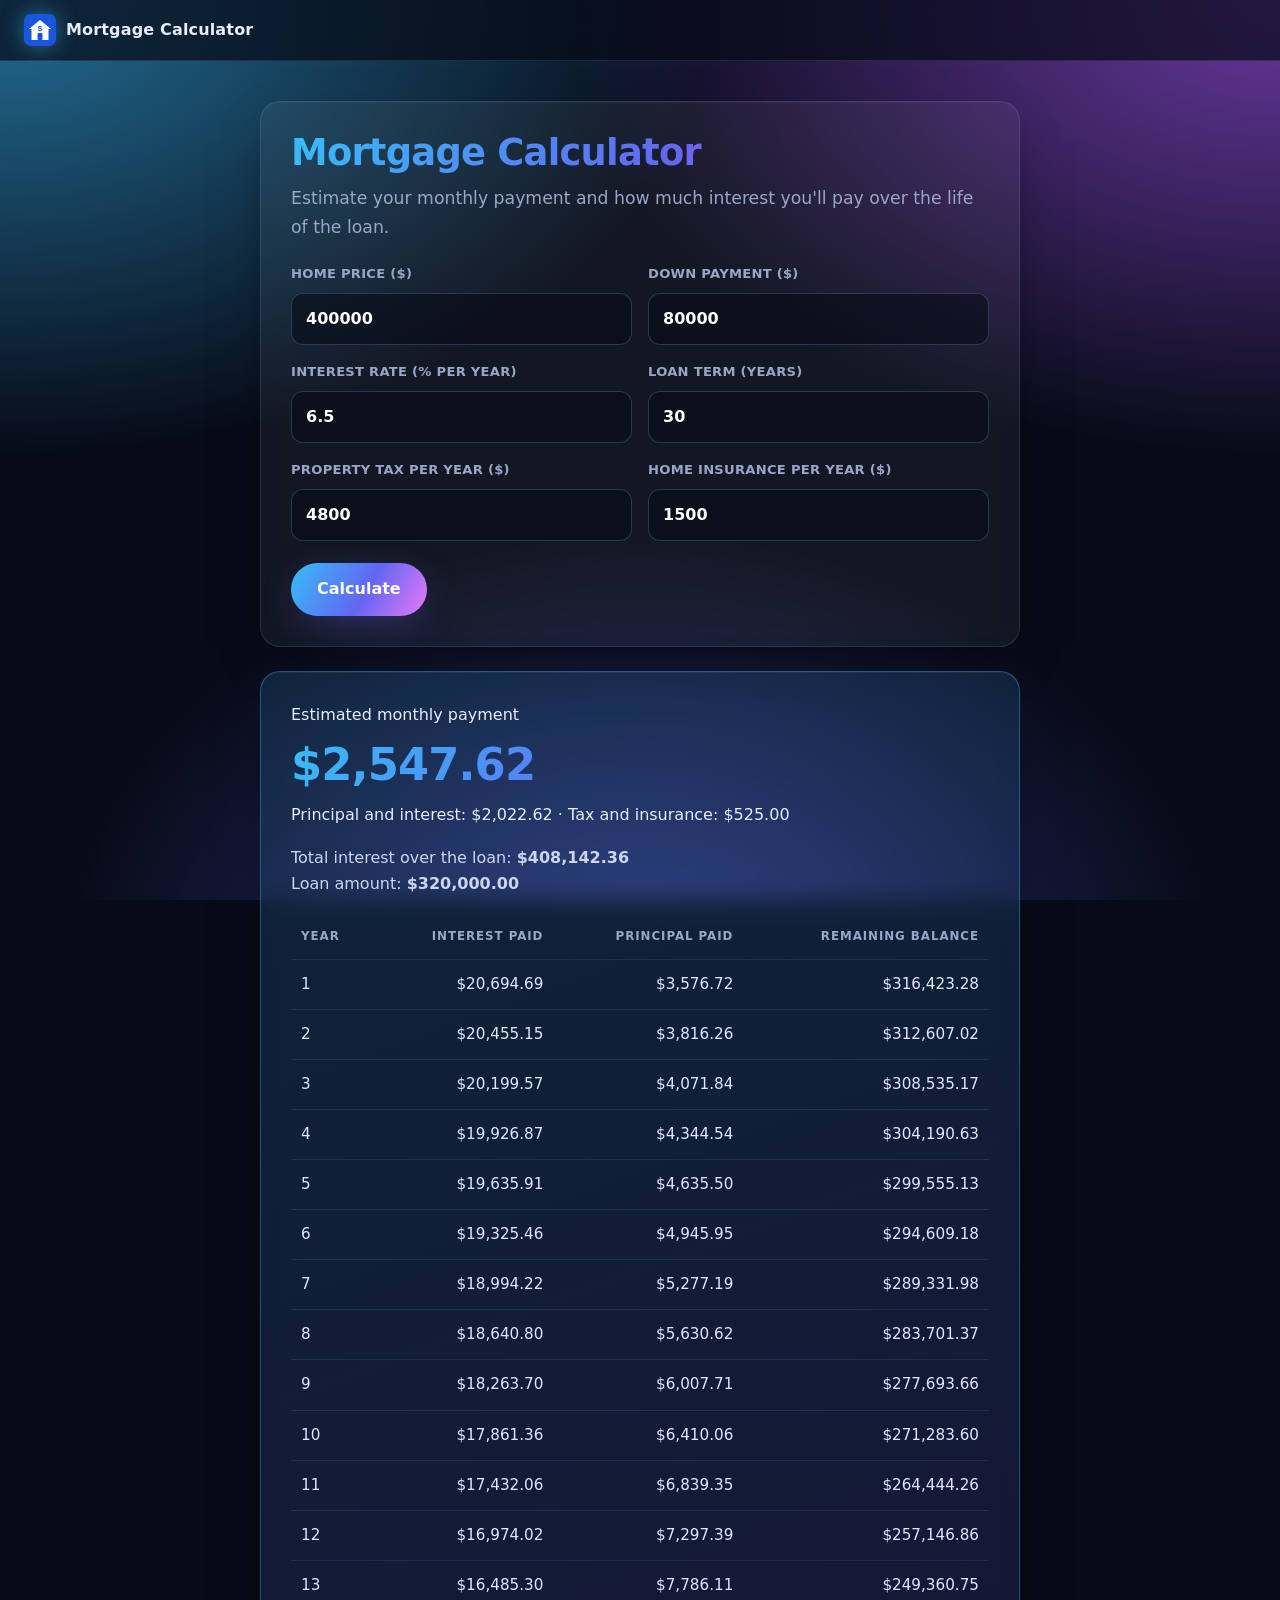
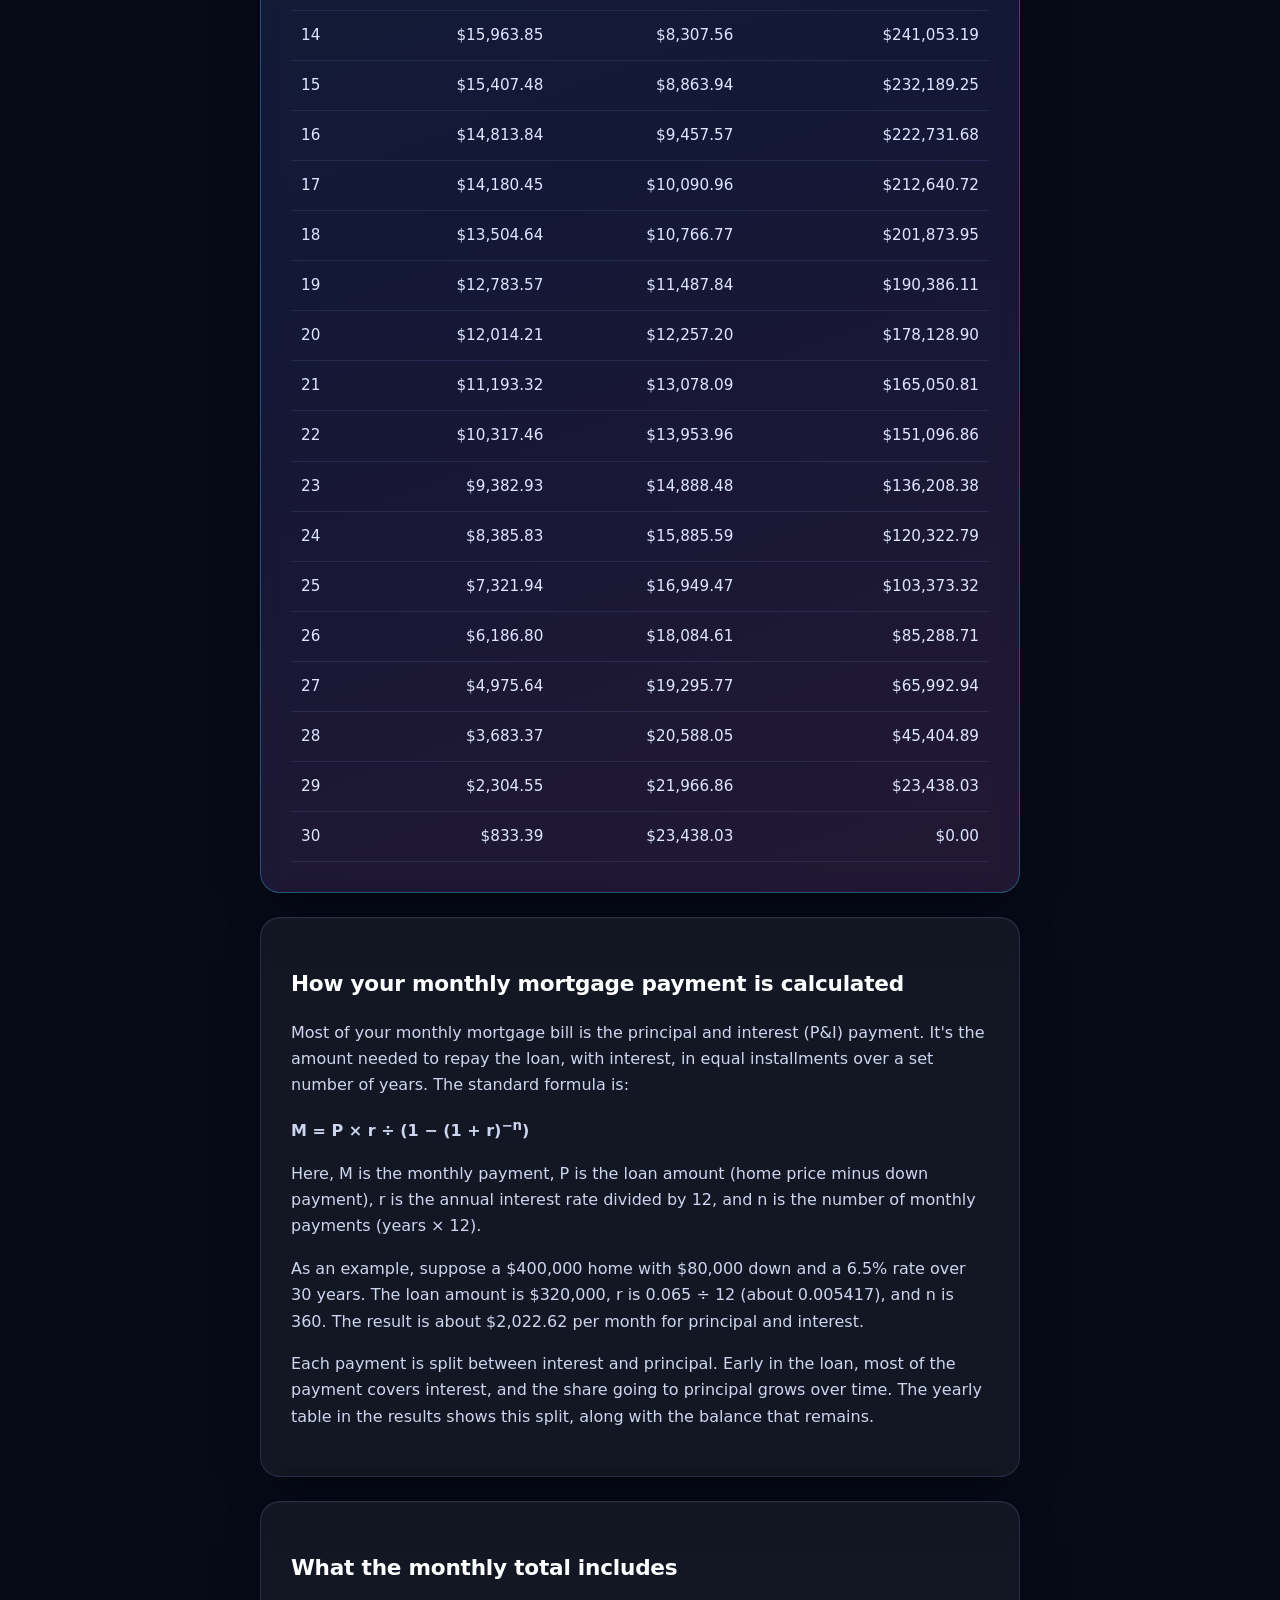
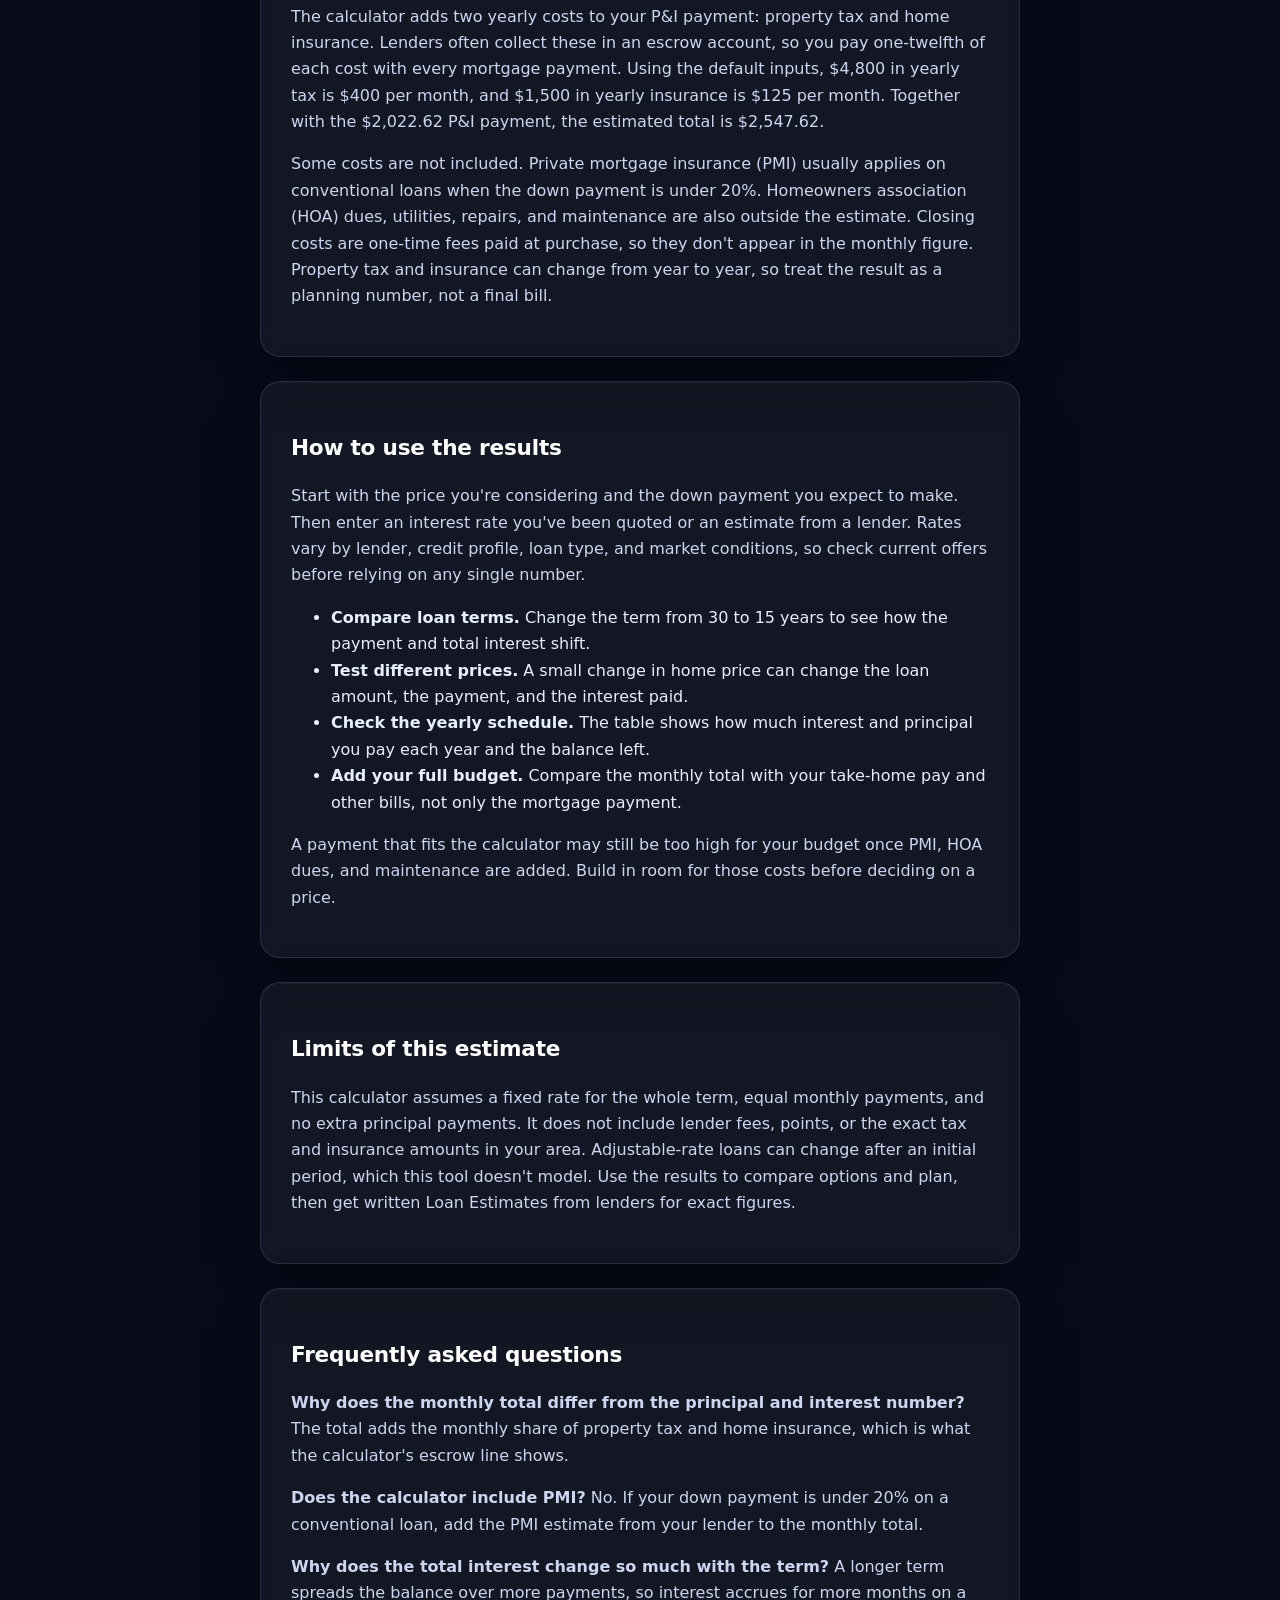
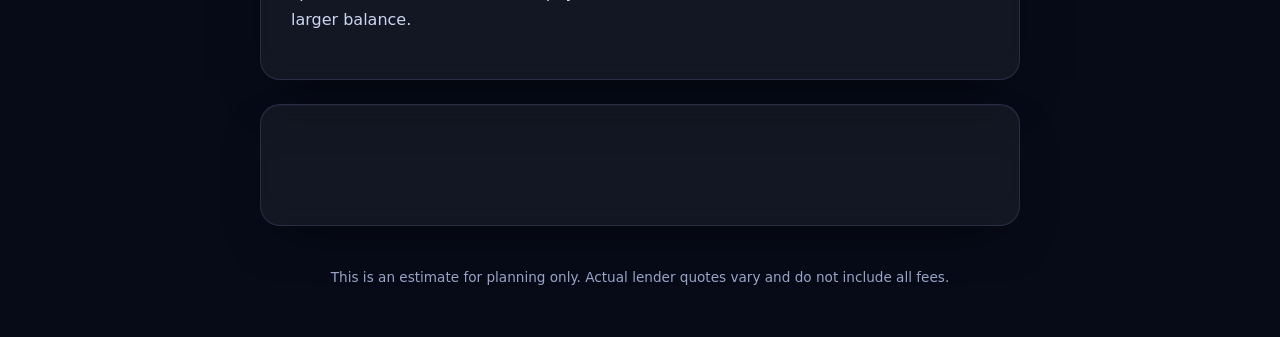
<file: index.html>
<!doctype html>
<html lang="en">
<head>
  <meta charset="UTF-8" />
  <link rel="icon" href="logo.svg" type="image/svg+xml" />
  <meta name="viewport" content="width=device-width, initial-scale=1.0" />
  <title>Free Mortgage Calculator: Monthly Payment and Total Interest</title>
  <meta name="description" content="Free mortgage calculator. Estimate your monthly payment, total interest, and loan balance over time. Enter home price, down payment, rate, and term." />
  <link rel="canonical" href="https://mortgagemathhelper.com/" />
  <script type="application/ld+json">
  {
    "@context": "https://schema.org",
    "@type": "WebApplication",
    "name": "Free Mortgage Calculator",
    "applicationCategory": "FinanceApplication",
    "operatingSystem": "Any",
    "offers": { "@type": "Offer", "price": "0", "priceCurrency": "USD" },
    "description": "Estimate monthly mortgage payments, total interest, and yearly loan balance."
  }
  </script>
  <style>
    :root { --brand: #1a56db; --brand-dark: #1e3a8a; --ink: #1f2933; --muted: #5f6b76; --bg: #f0f5ff; --card: #ffffff; --soft: #e8f0fe; }
    * { box-sizing: border-box; }
    body { margin: 0; font-family: system-ui, -apple-system, "Segoe UI", Roboto, sans-serif; color: var(--ink); background: var(--bg); line-height: 1.6; }
    header { background: linear-gradient(135deg, var(--brand), var(--brand-dark)); color: #fff; padding: 16px 24px; font-weight: 600; box-shadow: 0 2px 10px rgba(26,86,219,.25); }
    main { max-width: 760px; margin: 32px auto; padding: 0 20px; }
    .card { background: var(--card); border-radius: 12px; padding: 28px; box-shadow: 0 1px 3px rgba(0,0,0,.08); margin-bottom: 24px; }
    h1 { font-size: 2rem; margin: 0 0 8px; }
    .lede { color: var(--muted); font-size: 1.05rem; margin: 0 0 20px; }
    .grid { display: grid; grid-template-columns: 1fr 1fr; gap: 16px; }
    label { font-weight: 600; font-size: .9rem; color: var(--muted); }
    input { width: 100%; padding: 10px; margin-top: 6px; font: inherit; color: var(--ink); border: 1px solid #c9d6f0; border-radius: 8px; }
    button { margin-top: 20px; background: var(--brand); color: #fff; border: 0; border-radius: 8px; padding: 12px 22px; font: inherit; font-weight: 600; cursor: pointer; }
    .error { color: #b00020; margin-top: 12px; }
    .results { background: var(--soft); }
    .big { font-size: 2.2rem; font-weight: 700; color: var(--brand); }
    table { width: 100%; border-collapse: collapse; margin-top: 16px; font-size: .95rem; font-variant-numeric: tabular-nums; }
    th, td { text-align: right; padding: 10px 8px; border-bottom: 1px solid #e1e9f7; }
    th:first-child, td:first-child { text-align: left; }
    th { font-size: .8rem; text-transform: uppercase; letter-spacing: .04em; color: var(--muted); }
    footer { max-width: 760px; margin: 0 auto 40px; padding: 0 20px; font-size: .85rem; color: var(--muted); }
    @media (max-width: 600px) { .grid { grid-template-columns: 1fr; } }
  </style>
  <script async src="https://pagead2.googlesyndication.com/pagead/js/adsbygoogle.js?client=ca-pub-3801472094935348" crossorigin="anonymous"></script>
  <link rel="stylesheet" href="theme.css" />
</head>
<body>
  <header><a href="/" style="color:#fff;text-decoration:none;display:flex;align-items:center;gap:10px"><img src="logo.svg" alt="" width="32" height="32" />Mortgage Calculator</a></header>
  <main>
  <div class="card">
  <h1>Mortgage Calculator</h1>
  <p class="lede">Estimate your monthly payment and how much interest you'll pay over the life of the loan.</p>

  <div class="grid">
    <label>Home price ($)<input id="price" type="number" min="0" value="400000" /></label>
    <label>Down payment ($)<input id="down" type="number" min="0" value="80000" /></label>
    <label>Interest rate (% per year)<input id="rate" type="number" min="0" step="0.01" value="6.5" /></label>
    <label>Loan term (years)<input id="term" type="number" min="1" max="50" value="30" /></label>
    <label>Property tax per year ($)<input id="tax" type="number" min="0" value="4800" /></label>
    <label>Home insurance per year ($)<input id="ins" type="number" min="0" value="1500" /></label>
  </div>

  <button id="calc">Calculate</button>
  <div id="error" class="error" hidden></div>
  </div>

  <div id="results" class="card results" hidden>
    <div>Estimated monthly payment</div>
    <div class="big" id="monthly"></div>
    <div>Principal and interest: <span id="pi"></span> &middot; Tax and insurance: <span id="escrow"></span></div>
    <p>Total interest over the loan: <strong id="interest"></strong><br />
    Loan amount: <strong id="loan"></strong></p>

    <table>
      <thead><tr><th>Year</th><th>Interest paid</th><th>Principal paid</th><th>Remaining balance</th></tr></thead>
      <tbody id="schedule"></tbody>
    </table>
  </div>
    <div class="card">
      <h2>How your monthly mortgage payment is calculated</h2>
      <p>Most of your monthly mortgage bill is the principal and interest (P&amp;I) payment. It's the amount needed to repay the loan, with interest, in equal installments over a set number of years. The standard formula is:</p>
      <p><strong>M = P × r ÷ (1 − (1 + r)<sup>−n</sup>)</strong></p>
      <p>Here, M is the monthly payment, P is the loan amount (home price minus down payment), r is the annual interest rate divided by 12, and n is the number of monthly payments (years × 12).</p>
      <p>As an example, suppose a $400,000 home with $80,000 down and a 6.5% rate over 30 years. The loan amount is $320,000, r is 0.065 ÷ 12 (about 0.005417), and n is 360. The result is about $2,022.62 per month for principal and interest.</p>
      <p>Each payment is split between interest and principal. Early in the loan, most of the payment covers interest, and the share going to principal grows over time. The yearly table in the results shows this split, along with the balance that remains.</p>
    </div>

    <div class="card">
      <h2>What the monthly total includes</h2>
      <p>The calculator adds two yearly costs to your P&amp;I payment: property tax and home insurance. Lenders often collect these in an escrow account, so you pay one-twelfth of each cost with every mortgage payment. Using the default inputs, $4,800 in yearly tax is $400 per month, and $1,500 in yearly insurance is $125 per month. Together with the $2,022.62 P&amp;I payment, the estimated total is $2,547.62.</p>
      <p>Some costs are not included. Private mortgage insurance (PMI) usually applies on conventional loans when the down payment is under 20%. Homeowners association (HOA) dues, utilities, repairs, and maintenance are also outside the estimate. Closing costs are one-time fees paid at purchase, so they don't appear in the monthly figure. Property tax and insurance can change from year to year, so treat the result as a planning number, not a final bill.</p>
    </div>

    <div class="card">
      <h2>How to use the results</h2>
      <p>Start with the price you're considering and the down payment you expect to make. Then enter an interest rate you've been quoted or an estimate from a lender. Rates vary by lender, credit profile, loan type, and market conditions, so check current offers before relying on any single number.</p>
      <ul>
        <li><strong>Compare loan terms.</strong> Change the term from 30 to 15 years to see how the payment and total interest shift.</li>
        <li><strong>Test different prices.</strong> A small change in home price can change the loan amount, the payment, and the interest paid.</li>
        <li><strong>Check the yearly schedule.</strong> The table shows how much interest and principal you pay each year and the balance left.</li>
        <li><strong>Add your full budget.</strong> Compare the monthly total with your take-home pay and other bills, not only the mortgage payment.</li>
      </ul>
      <p>A payment that fits the calculator may still be too high for your budget once PMI, HOA dues, and maintenance are added. Build in room for those costs before deciding on a price.</p>
    </div>

    <div class="card">
      <h2>Limits of this estimate</h2>
      <p>This calculator assumes a fixed rate for the whole term, equal monthly payments, and no extra principal payments. It does not include lender fees, points, or the exact tax and insurance amounts in your area. Adjustable-rate loans can change after an initial period, which this tool doesn't model. Use the results to compare options and plan, then get written Loan Estimates from lenders for exact figures.</p>
    </div>
    <div class="card">
      <h2>Frequently asked questions</h2>
      <p><strong>Why does the monthly total differ from the principal and interest number?</strong> The total adds the monthly share of property tax and home insurance, which is what the calculator's escrow line shows.</p>
      <p><strong>Does the calculator include PMI?</strong> No. If your down payment is under 20% on a conventional loan, add the PMI estimate from your lender to the monthly total.</p>
      <p><strong>Why does the total interest change so much with the term?</strong> A longer term spreads the balance over more payments, so interest accrues for more months on a larger balance.</p>
    </div>
    <div class="card" style="text-align:center">
      <script async src="https://pagead2.googlesyndication.com/pagead/js/adsbygoogle.js?client=ca-pub-3801472094935348" crossorigin="anonymous"></script>
      <ins class="adsbygoogle" style="display:block" data-ad-client="ca-pub-3801472094935348" data-ad-slot="5345828347" data-ad-format="auto" data-full-width-responsive="true"></ins>
      <script>(adsbygoogle = window.adsbygoogle || []).push({});</script>
    </div>
  </main>

  <footer>This is an estimate for planning only. Actual lender quotes vary and do not include all fees.</footer>

  <script>
    const fmt = new Intl.NumberFormat("en-US", { style: "currency", currency: "USD" });
    const val = id => parseFloat(document.getElementById(id).value) || 0;

    document.getElementById("calc").addEventListener("click", () => {
      const price = val("price"), down = val("down"), rate = val("rate");
      const years = val("term"), tax = val("tax"), ins = val("ins");
      const err = document.getElementById("error");
      const results = document.getElementById("results");

      if (down >= price || years <= 0 || price <= 0) {
        err.textContent = "Check your inputs: down payment must be less than the price, and term must be greater than 0.";
        err.hidden = false; results.hidden = true; return;
      }
      err.hidden = true;

      const loan = price - down;
      const n = Math.round(years * 12);
      const r = rate / 100 / 12;
      const pi = r === 0 ? loan / n : loan * r / (1 - Math.pow(1 + r, -n));
      const escrow = (tax + ins) / 12;

      let balance = loan, rows = "", yearInterest = 0, yearPrincipal = 0, totalInterest = 0;
      for (let m = 1; m <= n; m++) {
        const interest = balance * r;
        const principal = pi - interest;
        balance = Math.max(0, balance - principal);
        yearInterest += interest; yearPrincipal += principal; totalInterest += interest;
        if (m % 12 === 0 || m === n) {
          rows += `<tr><td>${Math.ceil(m / 12)}</td><td>${fmt.format(yearInterest)}</td><td>${fmt.format(yearPrincipal)}</td><td>${fmt.format(balance)}</td></tr>`;
          yearInterest = 0; yearPrincipal = 0;
        }
      }

      document.getElementById("monthly").textContent = fmt.format(pi + escrow);
      document.getElementById("pi").textContent = fmt.format(pi);
      document.getElementById("escrow").textContent = fmt.format(escrow);
      document.getElementById("interest").textContent = fmt.format(totalInterest);
      document.getElementById("loan").textContent = fmt.format(loan);
      document.getElementById("schedule").innerHTML = rows;
      results.hidden = false;
    });

    document.getElementById("calc").click();
  </script>
</body>
</html>
</file>
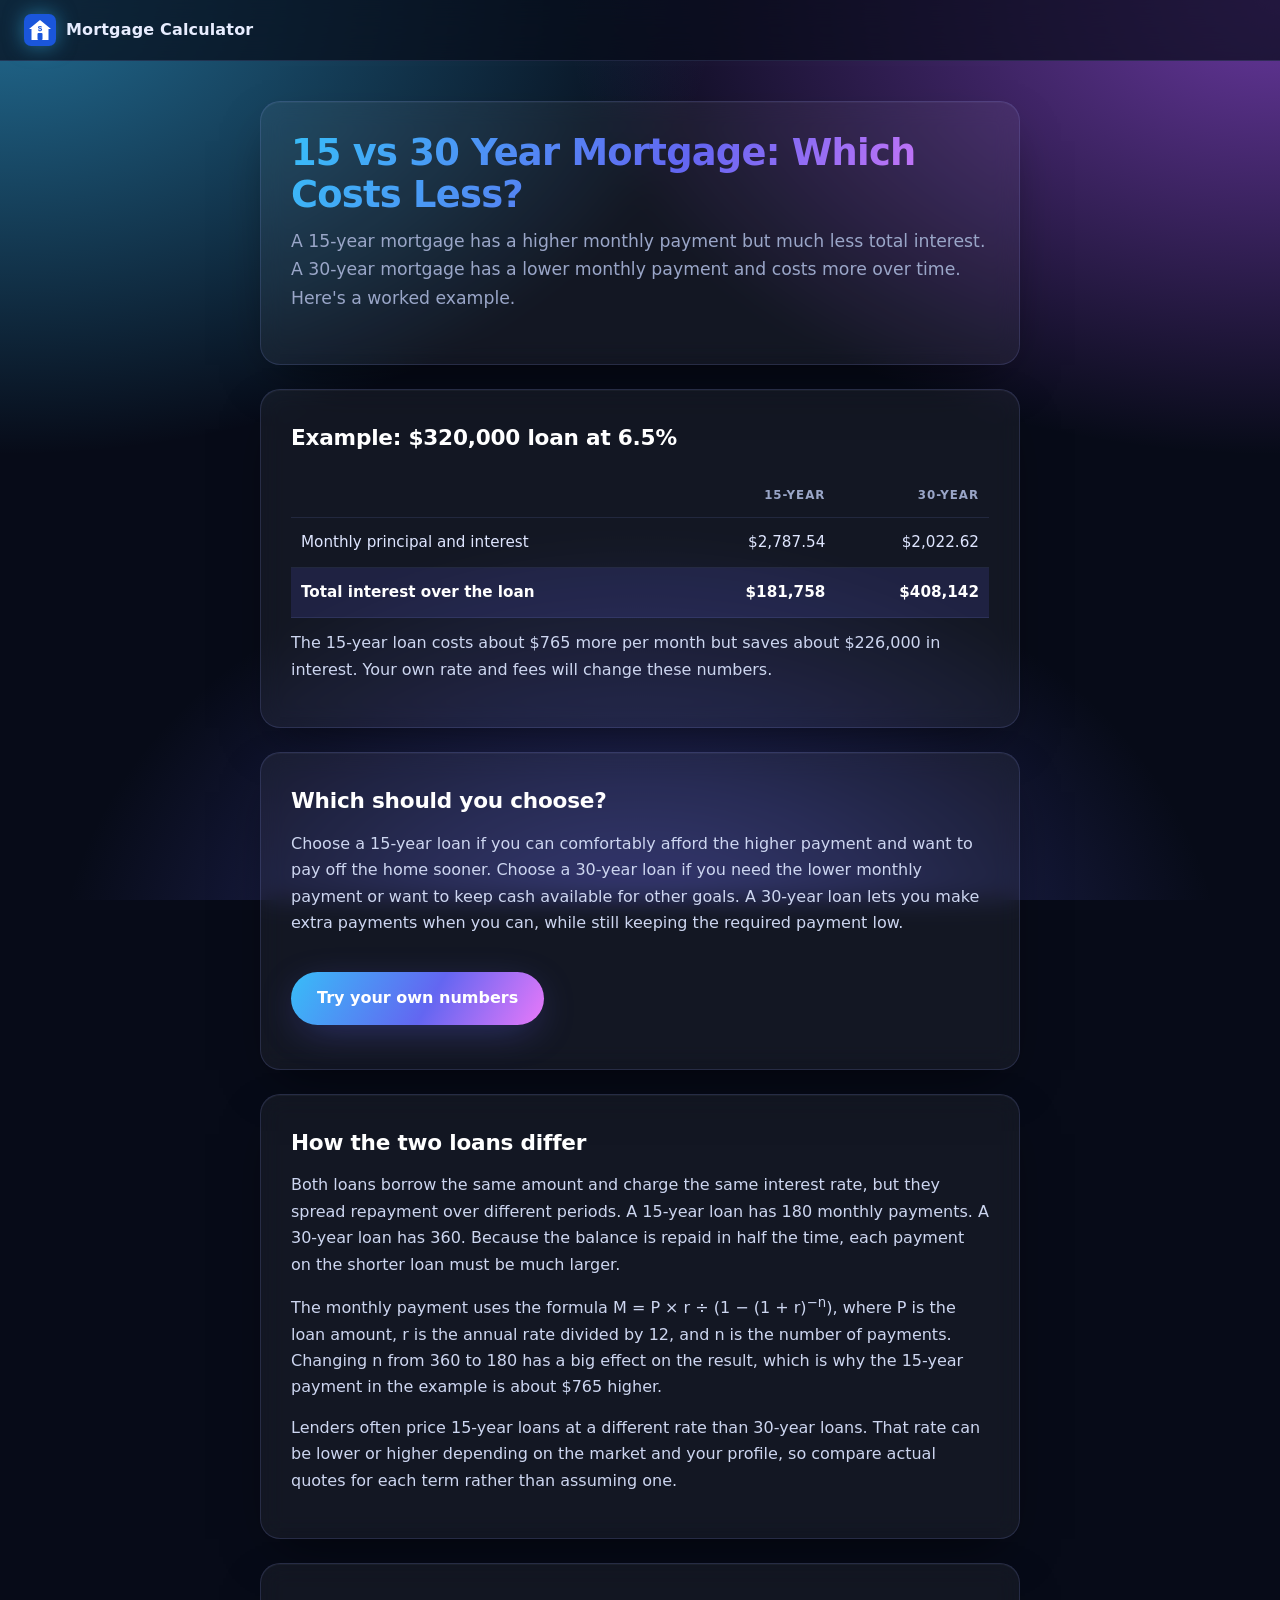
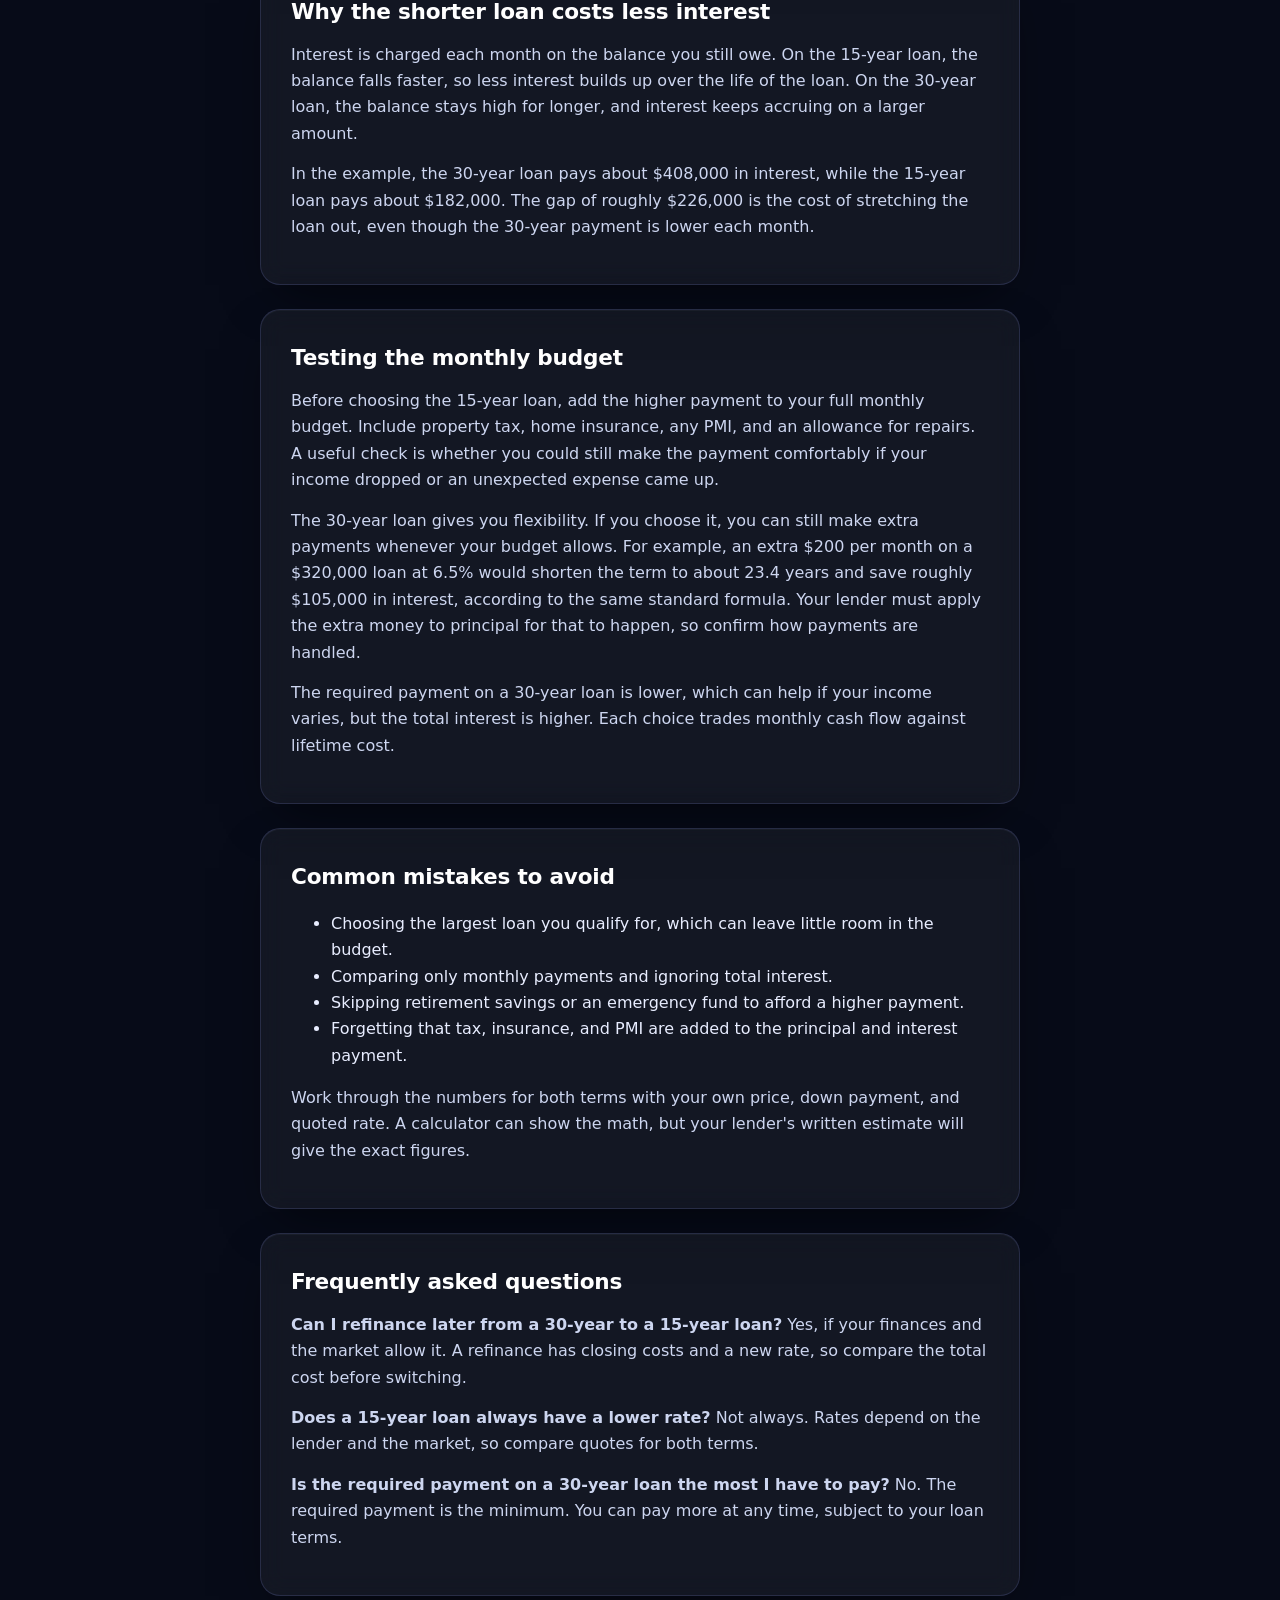
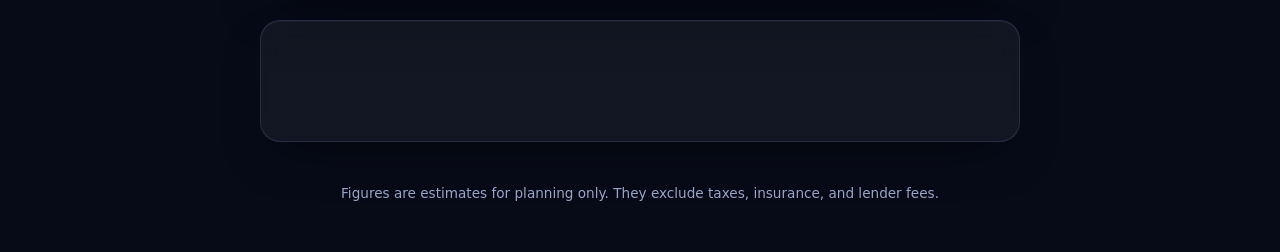
<file: 15-vs-30-year-mortgage.html>
<!doctype html>
<html lang="en">
<head>
  <meta charset="UTF-8" />
  <link rel="icon" href="logo.svg" type="image/svg+xml" />
  <meta name="viewport" content="width=device-width, initial-scale=1.0" />
  <title>15 vs 30 Year Mortgage: Which Costs Less? (Example Numbers)</title>
  <meta name="description" content="Compare a 15-year and 30-year mortgage on the same loan. See the monthly payment difference and total interest paid, with a worked example." />
  <link rel="canonical" href="https://mortgagemathhelper.com/15-vs-30-year-mortgage.html" />
  <style>
    :root { --brand: #1a56db; --brand-dark: #1e3a8a; --ink: #1f2933; --muted: #5f6b76; --bg: #f0f5ff; --card: #ffffff; --soft: #e8f0fe; }
    * { box-sizing: border-box; }
    body { margin: 0; font-family: system-ui, -apple-system, "Segoe UI", Roboto, sans-serif; color: var(--ink); background: var(--bg); line-height: 1.65; }
    header { background: linear-gradient(135deg, var(--brand), var(--brand-dark)); color: #fff; padding: 16px 24px; font-weight: 600; box-shadow: 0 2px 10px rgba(26,86,219,.25); }
    header a { color: #fff; text-decoration: none; }
    main { max-width: 760px; margin: 32px auto; padding: 0 20px; }
    .card { background: var(--card); border-radius: 12px; padding: 28px; box-shadow: 0 1px 3px rgba(0,0,0,.08); margin-bottom: 24px; }
    h1 { font-size: 2rem; line-height: 1.25; margin: 0 0 12px; }
    h2 { font-size: 1.35rem; margin: 0 0 12px; }
    p { margin: 0 0 14px; color: var(--ink); }
    .lede { font-size: 1.1rem; color: var(--muted); }
    table { width: 100%; border-collapse: collapse; margin: 8px 0 12px; }
    th, td { text-align: left; padding: 12px 10px; border-bottom: 1px solid #e5e9e7; }
    th { font-size: .85rem; text-transform: uppercase; letter-spacing: .04em; color: var(--muted); }
    td.num, th.num { text-align: right; font-variant-numeric: tabular-nums; }
    tr.highlight td { font-weight: 600; color: var(--brand); }
    .cta { display: inline-block; background: var(--brand); color: #fff; padding: 12px 20px; border-radius: 8px; text-decoration: none; font-weight: 600; }
    footer { max-width: 760px; margin: 0 auto 40px; padding: 0 20px; font-size: .85rem; color: var(--muted); }
  </style>
  <script async src="https://pagead2.googlesyndication.com/pagead/js/adsbygoogle.js?client=ca-pub-3801472094935348" crossorigin="anonymous"></script>
  <link rel="stylesheet" href="theme.css" />
</head>
<body>
  <header><a href="/" style="color:#fff;text-decoration:none;display:flex;align-items:center;gap:10px"><img src="logo.svg" alt="" width="32" height="32" />Mortgage Calculator</a></header>
  <main>
    <div class="card">
      <h1>15 vs 30 Year Mortgage: Which Costs Less?</h1>
      <p class="lede">A 15-year mortgage has a higher monthly payment but much less total interest. A 30-year mortgage has a lower monthly payment and costs more over time. Here's a worked example.</p>
    </div>

    <div class="card">
      <h2>Example: $320,000 loan at 6.5%</h2>
      <table>
        <thead><tr><th></th><th class="num">15-year</th><th class="num">30-year</th></tr></thead>
        <tbody>
          <tr><td>Monthly principal and interest</td><td class="num">$2,787.54</td><td class="num">$2,022.62</td></tr>
          <tr class="highlight"><td>Total interest over the loan</td><td class="num">$181,758</td><td class="num">$408,142</td></tr>
        </tbody>
      </table>
      <p>The 15-year loan costs about $765 more per month but saves about $226,000 in interest. Your own rate and fees will change these numbers.</p>
    </div>

    <div class="card">
      <h2>Which should you choose?</h2>
      <p>Choose a 15-year loan if you can comfortably afford the higher payment and want to pay off the home sooner. Choose a 30-year loan if you need the lower monthly payment or want to keep cash available for other goals. A 30-year loan lets you make extra payments when you can, while still keeping the required payment low.</p>
      <p><a class="cta" href="index.html">Try your own numbers</a></p>
    </div>
    <div class="card">
      <h2>How the two loans differ</h2>
      <p>Both loans borrow the same amount and charge the same interest rate, but they spread repayment over different periods. A 15-year loan has 180 monthly payments. A 30-year loan has 360. Because the balance is repaid in half the time, each payment on the shorter loan must be much larger.</p>
      <p>The monthly payment uses the formula M = P × r ÷ (1 − (1 + r)<sup>−n</sup>), where P is the loan amount, r is the annual rate divided by 12, and n is the number of payments. Changing n from 360 to 180 has a big effect on the result, which is why the 15-year payment in the example is about $765 higher.</p>
      <p>Lenders often price 15-year loans at a different rate than 30-year loans. That rate can be lower or higher depending on the market and your profile, so compare actual quotes for each term rather than assuming one.</p>
    </div>

    <div class="card">
      <h2>Why the shorter loan costs less interest</h2>
      <p>Interest is charged each month on the balance you still owe. On the 15-year loan, the balance falls faster, so less interest builds up over the life of the loan. On the 30-year loan, the balance stays high for longer, and interest keeps accruing on a larger amount.</p>
      <p>In the example, the 30-year loan pays about $408,000 in interest, while the 15-year loan pays about $182,000. The gap of roughly $226,000 is the cost of stretching the loan out, even though the 30-year payment is lower each month.</p>
    </div>

    <div class="card">
      <h2>Testing the monthly budget</h2>
      <p>Before choosing the 15-year loan, add the higher payment to your full monthly budget. Include property tax, home insurance, any PMI, and an allowance for repairs. A useful check is whether you could still make the payment comfortably if your income dropped or an unexpected expense came up.</p>
      <p>The 30-year loan gives you flexibility. If you choose it, you can still make extra payments whenever your budget allows. For example, an extra $200 per month on a $320,000 loan at 6.5% would shorten the term to about 23.4 years and save roughly $105,000 in interest, according to the same standard formula. Your lender must apply the extra money to principal for that to happen, so confirm how payments are handled.</p>
      <p>The required payment on a 30-year loan is lower, which can help if your income varies, but the total interest is higher. Each choice trades monthly cash flow against lifetime cost.</p>
    </div>

    <div class="card">
      <h2>Common mistakes to avoid</h2>
      <ul>
        <li>Choosing the largest loan you qualify for, which can leave little room in the budget.</li>
        <li>Comparing only monthly payments and ignoring total interest.</li>
        <li>Skipping retirement savings or an emergency fund to afford a higher payment.</li>
        <li>Forgetting that tax, insurance, and PMI are added to the principal and interest payment.</li>
      </ul>
      <p>Work through the numbers for both terms with your own price, down payment, and quoted rate. A calculator can show the math, but your lender's written estimate will give the exact figures.</p>
    </div>
    <div class="card">
      <h2>Frequently asked questions</h2>
      <p><strong>Can I refinance later from a 30-year to a 15-year loan?</strong> Yes, if your finances and the market allow it. A refinance has closing costs and a new rate, so compare the total cost before switching.</p>
      <p><strong>Does a 15-year loan always have a lower rate?</strong> Not always. Rates depend on the lender and the market, so compare quotes for both terms.</p>
      <p><strong>Is the required payment on a 30-year loan the most I have to pay?</strong> No. The required payment is the minimum. You can pay more at any time, subject to your loan terms.</p>
    </div>
    <div class="card" style="text-align:center">
      <script async src="https://pagead2.googlesyndication.com/pagead/js/adsbygoogle.js?client=ca-pub-3801472094935348" crossorigin="anonymous"></script>
      <ins class="adsbygoogle" style="display:block" data-ad-client="ca-pub-3801472094935348" data-ad-slot="5345828347" data-ad-format="auto" data-full-width-responsive="true"></ins>
      <script>(adsbygoogle = window.adsbygoogle || []).push({});</script>
    </div>
  </main>

  <footer>Figures are estimates for planning only. They exclude taxes, insurance, and lender fees.</footer>
</body>
</html>
</file>
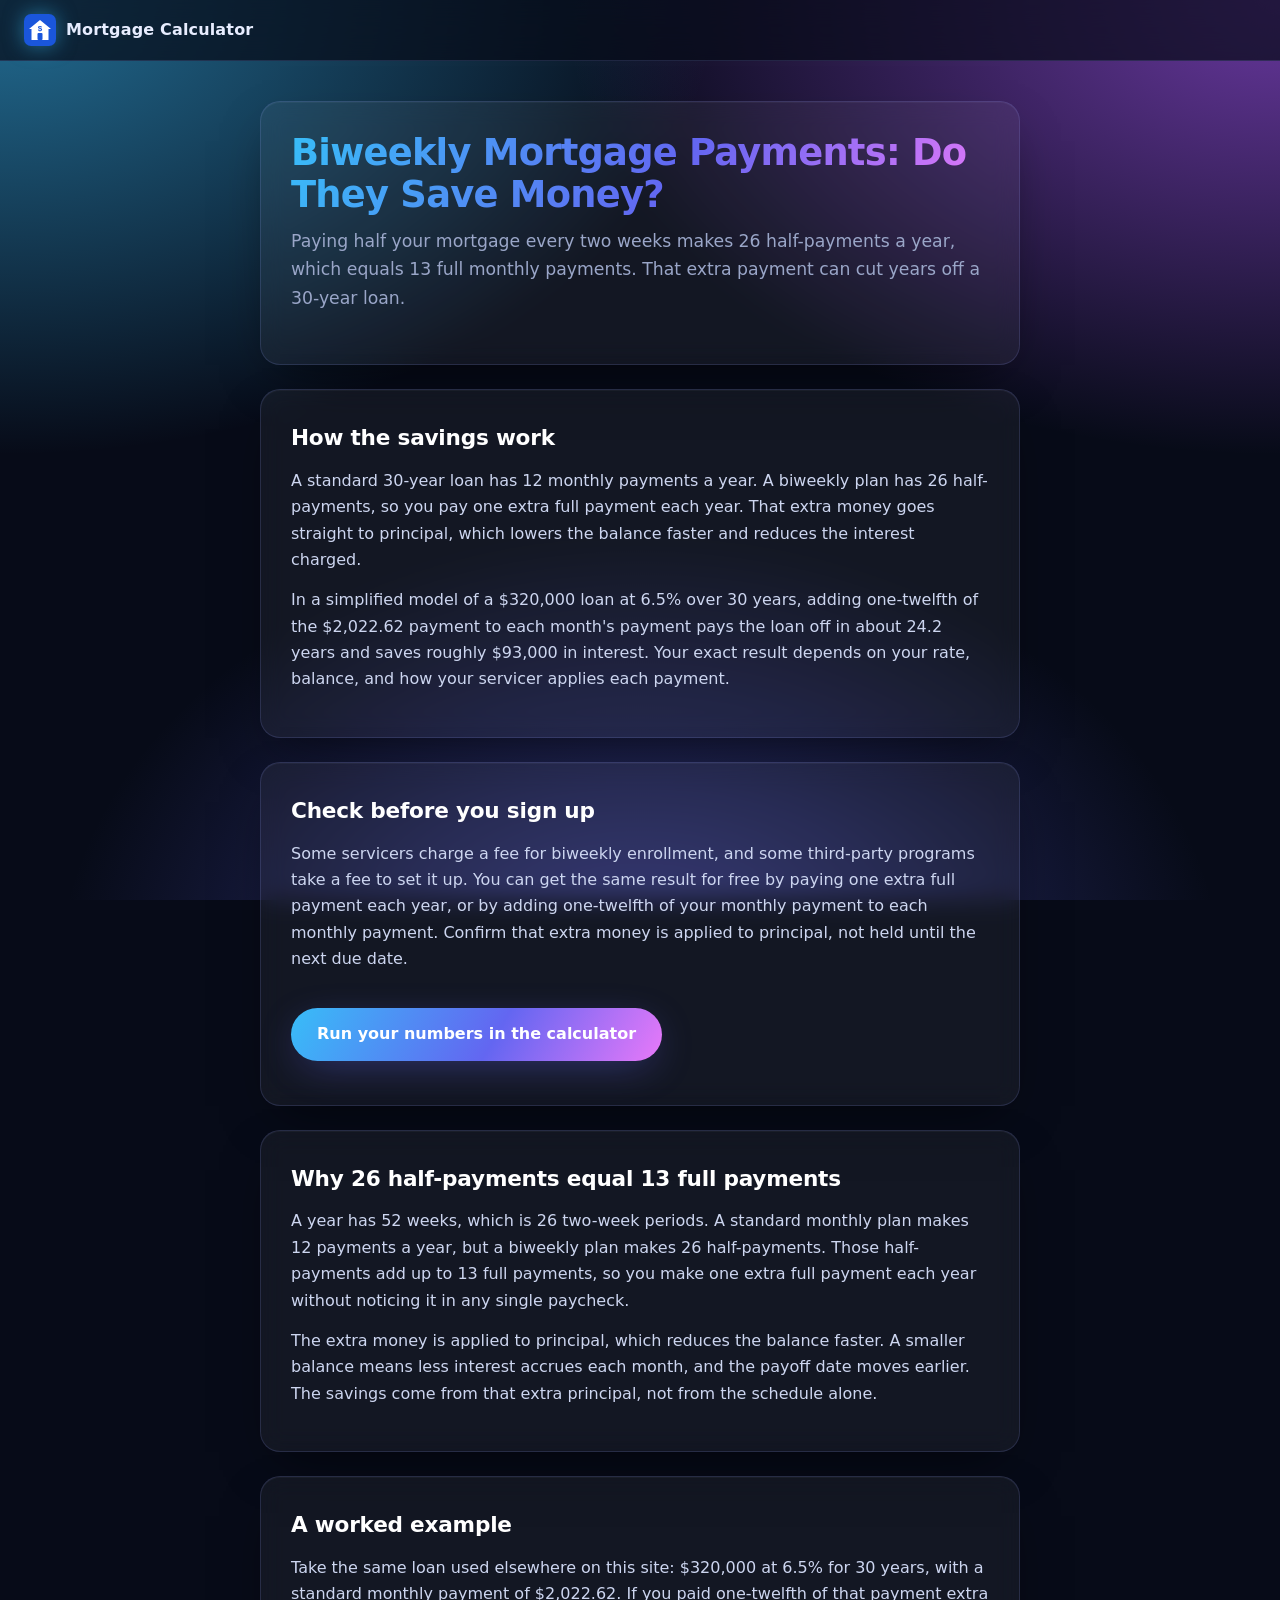
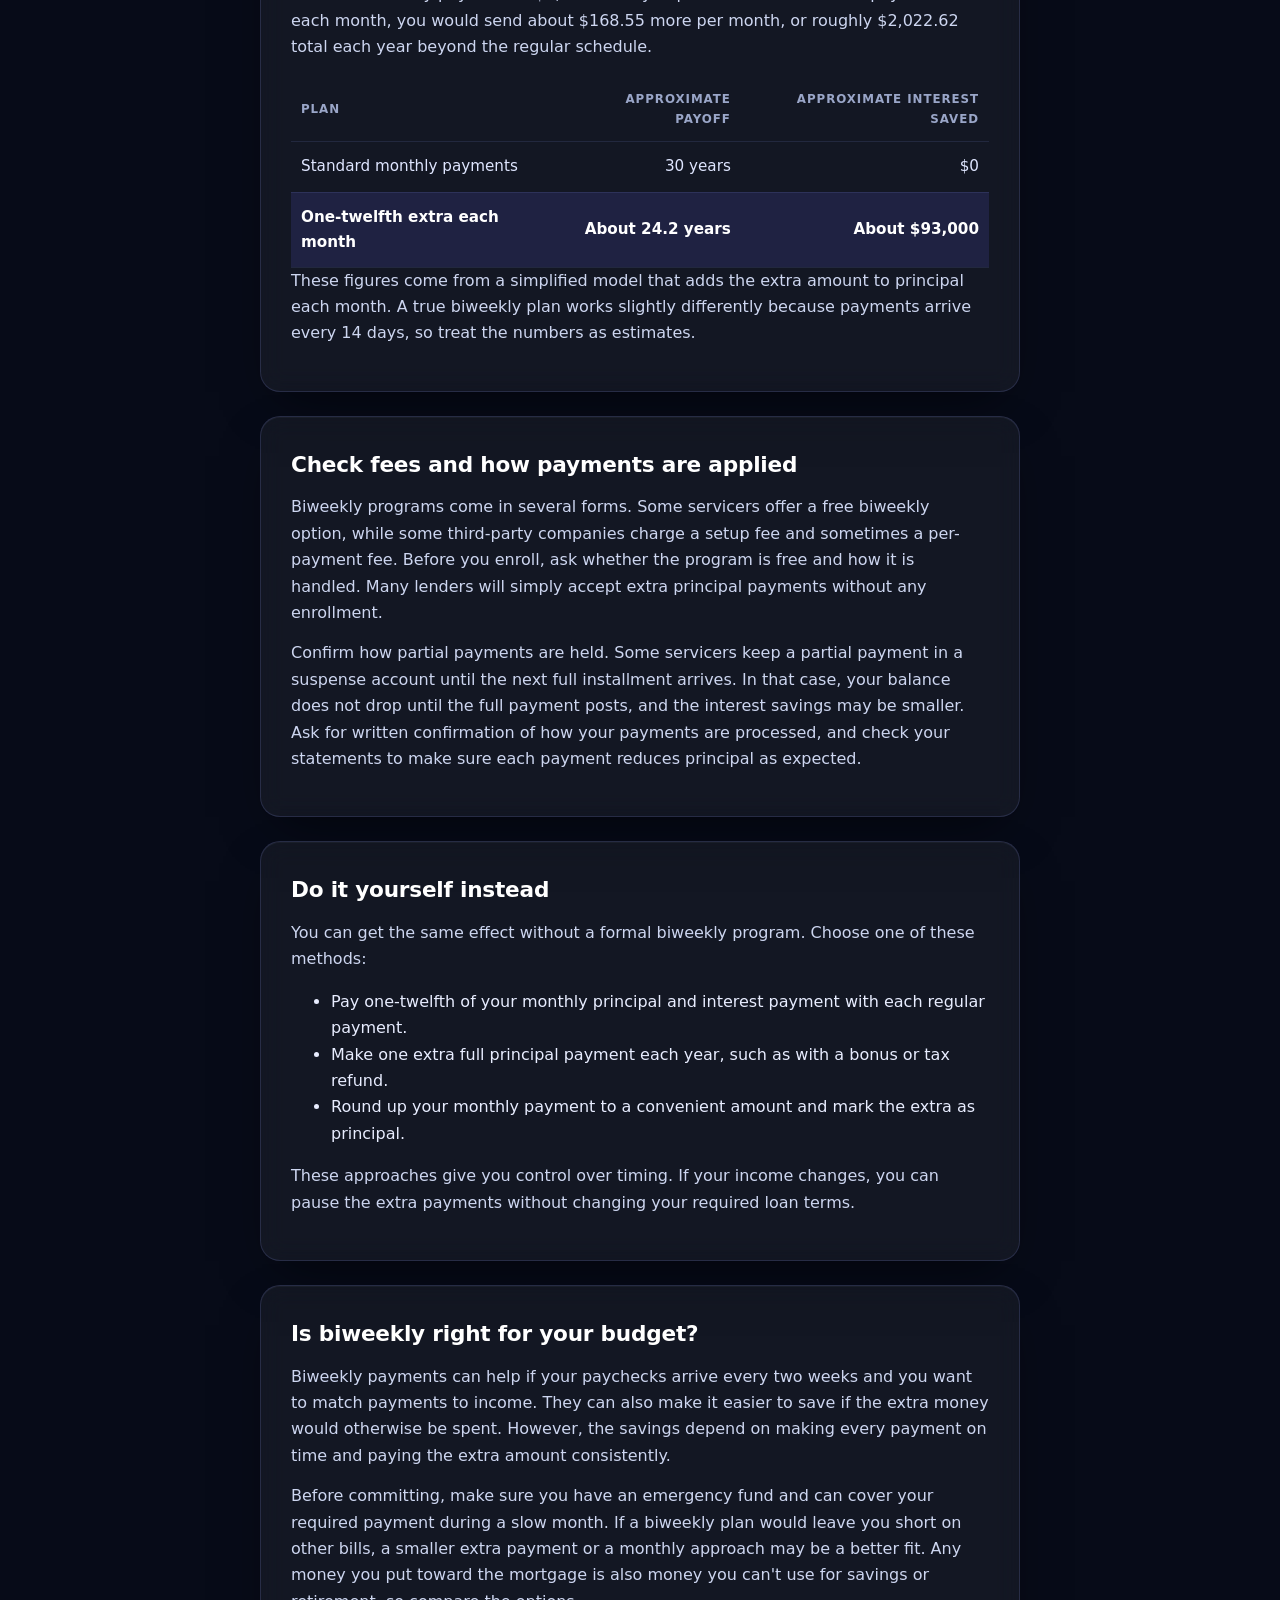
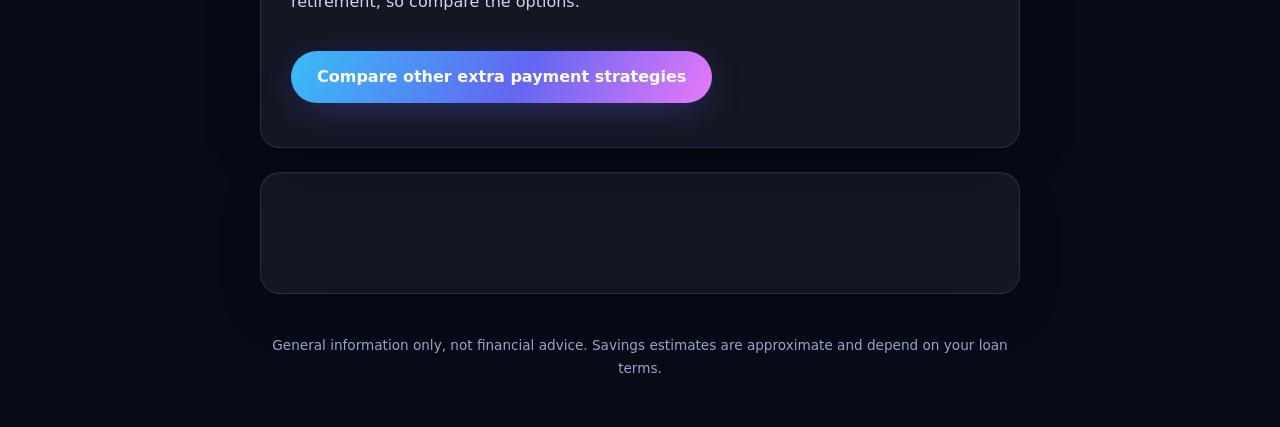
<file: biweekly-mortgage-payments.html>
<!doctype html>
<html lang="en">
<head>
  <meta charset="UTF-8" />
  <link rel="icon" href="logo.svg" type="image/svg+xml" />
  <meta name="viewport" content="width=device-width, initial-scale=1.0" />
  <title>Biweekly Mortgage Payments: Do They Save Money?</title>
  <meta name="description" content="How biweekly mortgage payments work, how much interest they can save, and how they compare with making one extra monthly payment." />
  <link rel="canonical" href="https://mortgagemathhelper.com/biweekly-mortgage-payments.html" />
  <style>
    :root { --brand: #1a56db; --brand-dark: #1e3a8a; --ink: #1f2933; --muted: #5f6b76; --bg: #f0f5ff; --card: #ffffff; --soft: #e8f0fe; }
    * { box-sizing: border-box; }
    body { margin: 0; font-family: system-ui, -apple-system, "Segoe UI", Roboto, sans-serif; color: var(--ink); background: var(--bg); line-height: 1.65; }
    header { background: linear-gradient(135deg, var(--brand), var(--brand-dark)); color: #fff; padding: 16px 24px; font-weight: 600; box-shadow: 0 2px 10px rgba(26,86,219,.25); }
    main { max-width: 760px; margin: 32px auto; padding: 0 20px; }
    .card { background: var(--card); border-radius: 12px; padding: 28px; box-shadow: 0 1px 3px rgba(0,0,0,.08); margin-bottom: 24px; }
    h1 { font-size: 2rem; line-height: 1.25; margin: 0 0 12px; }
    h2 { font-size: 1.35rem; margin: 0 0 12px; }
    p { margin: 0 0 14px; }
    .lede { font-size: 1.1rem; color: var(--muted); }
    .cta { display: inline-block; background: var(--brand); color: #fff; padding: 12px 20px; border-radius: 8px; text-decoration: none; font-weight: 600; }
    footer { max-width: 760px; margin: 0 auto 40px; padding: 0 20px; font-size: .85rem; color: var(--muted); }
  </style>
  <script async src="https://pagead2.googlesyndication.com/pagead/js/adsbygoogle.js?client=ca-pub-3801472094935348" crossorigin="anonymous"></script>
  <link rel="stylesheet" href="theme.css" />
</head>
<body>
  <header><a href="/" style="color:#fff;text-decoration:none;display:flex;align-items:center;gap:10px"><img src="logo.svg" alt="" width="32" height="32" />Mortgage Calculator</a></header>
  <main>
    <div class="card">
      <h1>Biweekly Mortgage Payments: Do They Save Money?</h1>
      <p class="lede">Paying half your mortgage every two weeks makes 26 half-payments a year, which equals 13 full monthly payments. That extra payment can cut years off a 30-year loan.</p>
    </div>

    <div class="card">
      <h2>How the savings work</h2>
      <p>A standard 30-year loan has 12 monthly payments a year. A biweekly plan has 26 half-payments, so you pay one extra full payment each year. That extra money goes straight to principal, which lowers the balance faster and reduces the interest charged.</p>
      <p>In a simplified model of a $320,000 loan at 6.5% over 30 years, adding one-twelfth of the $2,022.62 payment to each month's payment pays the loan off in about 24.2 years and saves roughly $93,000 in interest. Your exact result depends on your rate, balance, and how your servicer applies each payment.</p>
    </div>

    <div class="card">
      <h2>Check before you sign up</h2>
      <p>Some servicers charge a fee for biweekly enrollment, and some third-party programs take a fee to set it up. You can get the same result for free by paying one extra full payment each year, or by adding one-twelfth of your monthly payment to each monthly payment. Confirm that extra money is applied to principal, not held until the next due date.</p>
      <p><a class="cta" href="index.html">Run your numbers in the calculator</a></p>
    </div>
    <div class="card">
      <h2>Why 26 half-payments equal 13 full payments</h2>
      <p>A year has 52 weeks, which is 26 two-week periods. A standard monthly plan makes 12 payments a year, but a biweekly plan makes 26 half-payments. Those half-payments add up to 13 full payments, so you make one extra full payment each year without noticing it in any single paycheck.</p>
      <p>The extra money is applied to principal, which reduces the balance faster. A smaller balance means less interest accrues each month, and the payoff date moves earlier. The savings come from that extra principal, not from the schedule alone.</p>
    </div>

    <div class="card">
      <h2>A worked example</h2>
      <p>Take the same loan used elsewhere on this site: $320,000 at 6.5% for 30 years, with a standard monthly payment of $2,022.62. If you paid one-twelfth of that payment extra each month, you would send about $168.55 more per month, or roughly $2,022.62 total each year beyond the regular schedule.</p>
      <table>
        <thead><tr><th>Plan</th><th class="num">Approximate payoff</th><th class="num">Approximate interest saved</th></tr></thead>
        <tbody>
          <tr><td>Standard monthly payments</td><td class="num">30 years</td><td class="num">$0</td></tr>
          <tr class="highlight"><td>One-twelfth extra each month</td><td class="num">About 24.2 years</td><td class="num">About $93,000</td></tr>
        </tbody>
      </table>
      <p>These figures come from a simplified model that adds the extra amount to principal each month. A true biweekly plan works slightly differently because payments arrive every 14 days, so treat the numbers as estimates.</p>
    </div>

    <div class="card">
      <h2>Check fees and how payments are applied</h2>
      <p>Biweekly programs come in several forms. Some servicers offer a free biweekly option, while some third-party companies charge a setup fee and sometimes a per-payment fee. Before you enroll, ask whether the program is free and how it is handled. Many lenders will simply accept extra principal payments without any enrollment.</p>
      <p>Confirm how partial payments are held. Some servicers keep a partial payment in a suspense account until the next full installment arrives. In that case, your balance does not drop until the full payment posts, and the interest savings may be smaller. Ask for written confirmation of how your payments are processed, and check your statements to make sure each payment reduces principal as expected.</p>
    </div>

    <div class="card">
      <h2>Do it yourself instead</h2>
      <p>You can get the same effect without a formal biweekly program. Choose one of these methods:</p>
      <ul>
        <li>Pay one-twelfth of your monthly principal and interest payment with each regular payment.</li>
        <li>Make one extra full principal payment each year, such as with a bonus or tax refund.</li>
        <li>Round up your monthly payment to a convenient amount and mark the extra as principal.</li>
      </ul>
      <p>These approaches give you control over timing. If your income changes, you can pause the extra payments without changing your required loan terms.</p>
    </div>

    <div class="card">
      <h2>Is biweekly right for your budget?</h2>
      <p>Biweekly payments can help if your paychecks arrive every two weeks and you want to match payments to income. They can also make it easier to save if the extra money would otherwise be spent. However, the savings depend on making every payment on time and paying the extra amount consistently.</p>
      <p>Before committing, make sure you have an emergency fund and can cover your required payment during a slow month. If a biweekly plan would leave you short on other bills, a smaller extra payment or a monthly approach may be a better fit. Any money you put toward the mortgage is also money you can't use for savings or retirement, so compare the options.</p>
      <p><a class="cta" href="extra-mortgage-payments.html">Compare other extra payment strategies</a></p>
    </div>
    <div class="card" style="text-align:center">
      <script async src="https://pagead2.googlesyndication.com/pagead/js/adsbygoogle.js?client=ca-pub-3801472094935348" crossorigin="anonymous"></script>
      <ins class="adsbygoogle" style="display:block" data-ad-client="ca-pub-3801472094935348" data-ad-slot="5345828347" data-ad-format="auto" data-full-width-responsive="true"></ins>
      <script>(adsbygoogle = window.adsbygoogle || []).push({});</script>
    </div>
  </main>

  <footer>General information only, not financial advice. Savings estimates are approximate and depend on your loan terms.</footer>
</body>
</html>
</file>
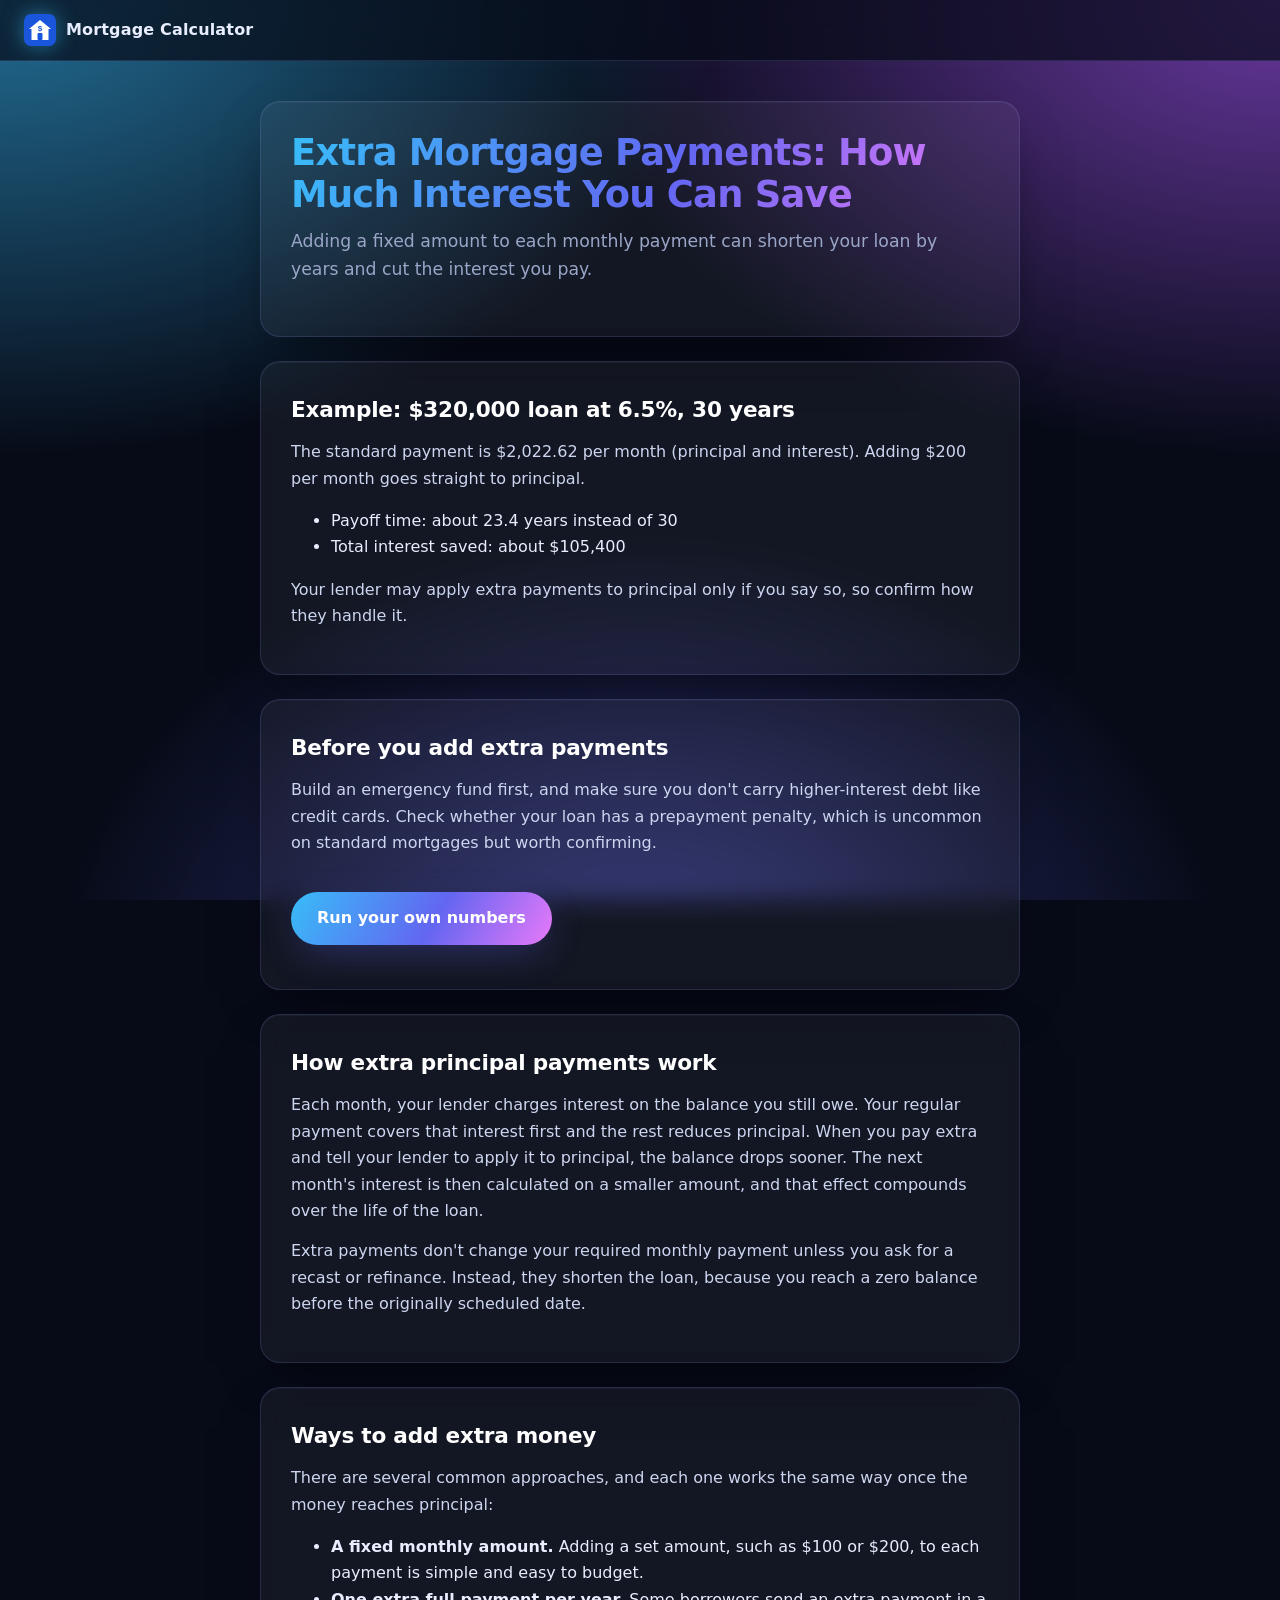
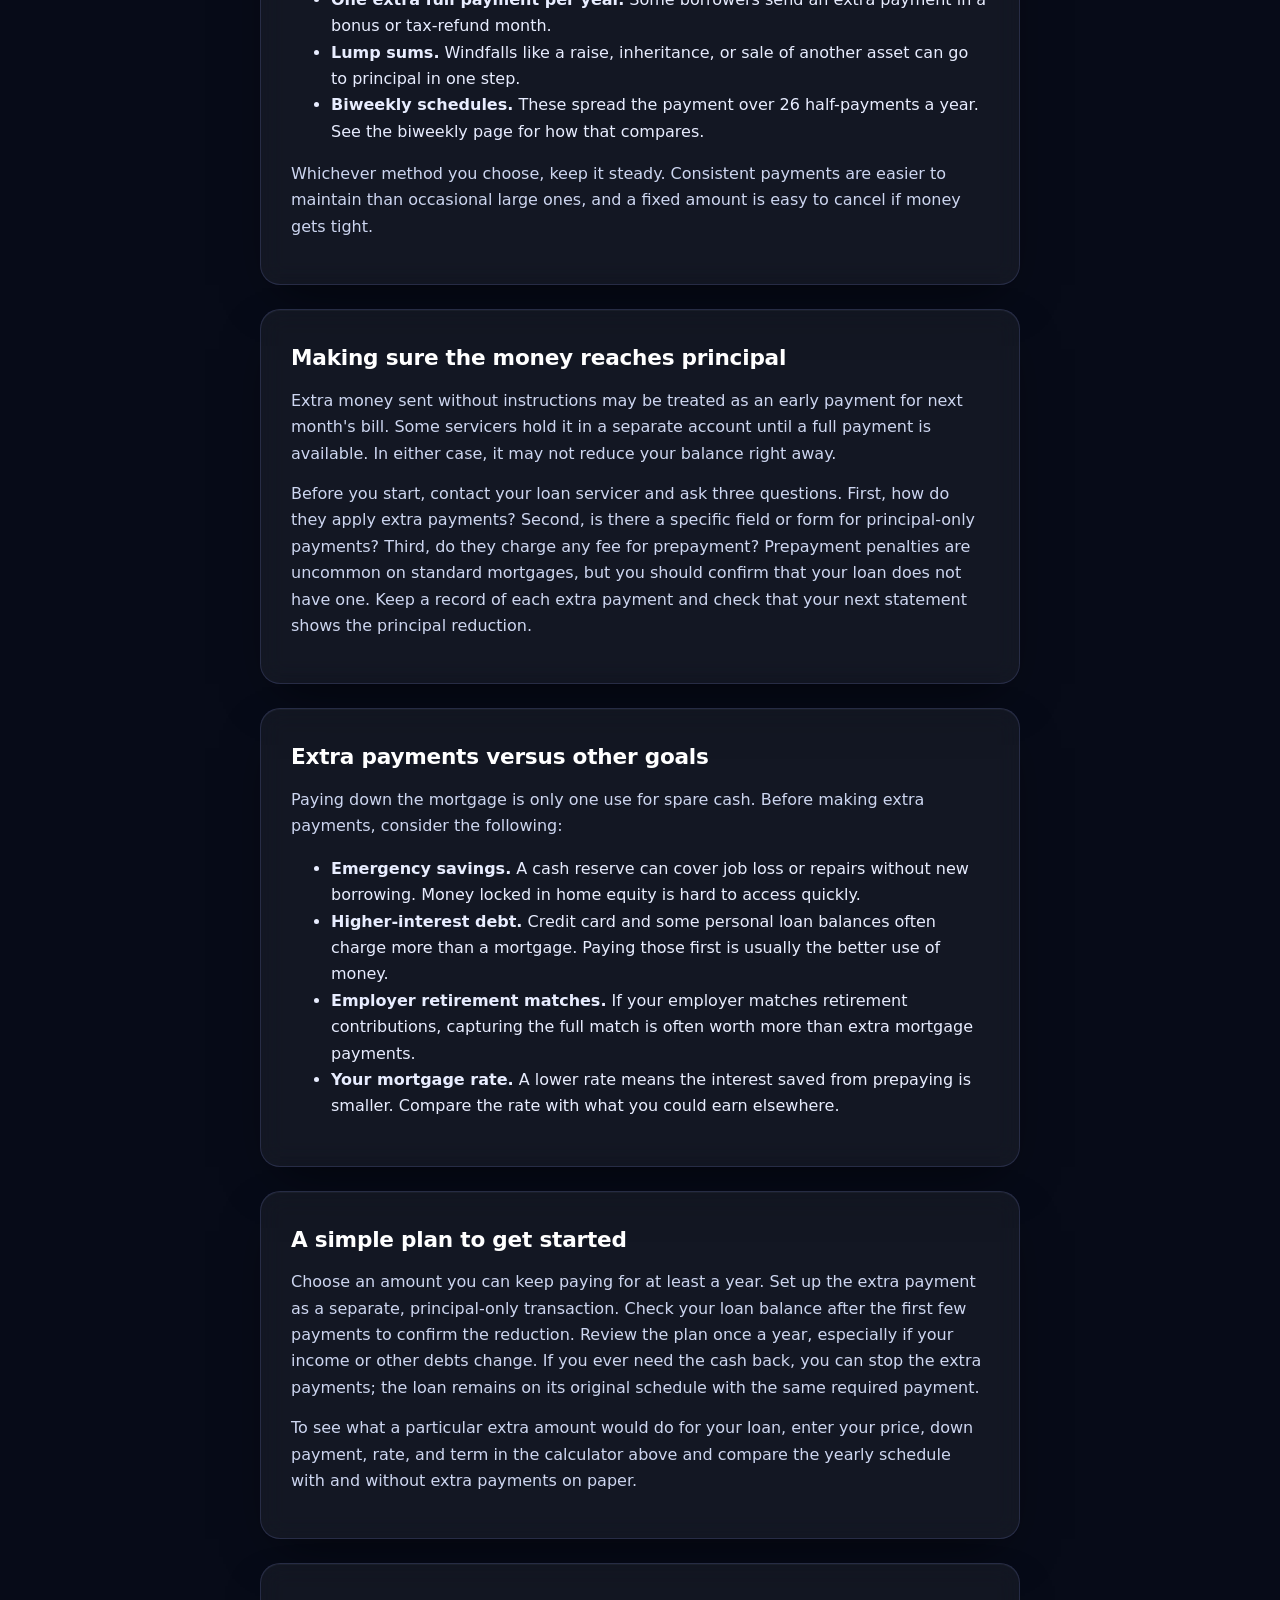
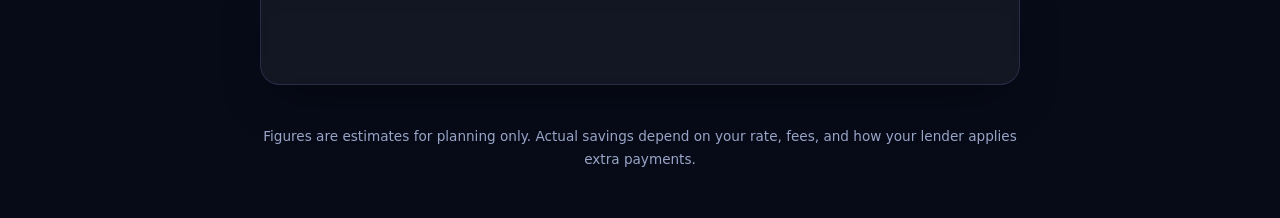
<file: extra-mortgage-payments.html>
<!doctype html>
<html lang="en">
<head>
  <meta charset="UTF-8" />
  <link rel="icon" href="logo.svg" type="image/svg+xml" />
  <meta name="viewport" content="width=device-width, initial-scale=1.0" />
  <title>Extra Mortgage Payments: How Much Interest You Can Save</title>
  <meta name="description" content="See how extra monthly mortgage payments shorten your loan and cut total interest, with a worked example on a $320,000 loan." />
  <link rel="canonical" href="https://mortgagemathhelper.com/extra-mortgage-payments.html" />
  <style>
    :root { --brand: #1a56db; --brand-dark: #1e3a8a; --ink: #1f2933; --muted: #5f6b76; --bg: #f0f5ff; --card: #ffffff; --soft: #e8f0fe; }
    * { box-sizing: border-box; }
    body { margin: 0; font-family: system-ui, -apple-system, "Segoe UI", Roboto, sans-serif; color: var(--ink); background: var(--bg); line-height: 1.65; }
    header { background: linear-gradient(135deg, var(--brand), var(--brand-dark)); color: #fff; padding: 16px 24px; font-weight: 600; box-shadow: 0 2px 10px rgba(26,86,219,.25); }
    header a { color: #fff; text-decoration: none; }
    main { max-width: 760px; margin: 32px auto; padding: 0 20px; }
    .card { background: var(--card); border-radius: 12px; padding: 28px; box-shadow: 0 1px 3px rgba(0,0,0,.08); margin-bottom: 24px; }
    h1 { font-size: 2rem; line-height: 1.25; margin: 0 0 12px; }
    h2 { font-size: 1.35rem; margin: 0 0 12px; }
    p { margin: 0 0 14px; }
    .lede { font-size: 1.1rem; color: var(--muted); }
    .cta { display: inline-block; background: var(--brand); color: #fff; padding: 12px 20px; border-radius: 8px; text-decoration: none; font-weight: 600; }
    footer { max-width: 760px; margin: 0 auto 40px; padding: 0 20px; font-size: .85rem; color: var(--muted); }
  </style>
  <script async src="https://pagead2.googlesyndication.com/pagead/js/adsbygoogle.js?client=ca-pub-3801472094935348" crossorigin="anonymous"></script>
  <link rel="stylesheet" href="theme.css" />
</head>
<body>
  <header><a href="/" style="color:#fff;text-decoration:none;display:flex;align-items:center;gap:10px"><img src="logo.svg" alt="" width="32" height="32" />Mortgage Calculator</a></header>
  <main>
    <div class="card">
      <h1>Extra Mortgage Payments: How Much Interest You Can Save</h1>
      <p class="lede">Adding a fixed amount to each monthly payment can shorten your loan by years and cut the interest you pay.</p>
    </div>

    <div class="card">
      <h2>Example: $320,000 loan at 6.5%, 30 years</h2>
      <p>The standard payment is $2,022.62 per month (principal and interest). Adding $200 per month goes straight to principal.</p>
      <ul>
        <li>Payoff time: about 23.4 years instead of 30</li>
        <li>Total interest saved: about $105,400</li>
      </ul>
      <p>Your lender may apply extra payments to principal only if you say so, so confirm how they handle it.</p>
    </div>

    <div class="card">
      <h2>Before you add extra payments</h2>
      <p>Build an emergency fund first, and make sure you don't carry higher-interest debt like credit cards. Check whether your loan has a prepayment penalty, which is uncommon on standard mortgages but worth confirming.</p>
      <p><a class="cta" href="index.html">Run your own numbers</a></p>
    </div>
    <div class="card">
      <h2>How extra principal payments work</h2>
      <p>Each month, your lender charges interest on the balance you still owe. Your regular payment covers that interest first and the rest reduces principal. When you pay extra and tell your lender to apply it to principal, the balance drops sooner. The next month's interest is then calculated on a smaller amount, and that effect compounds over the life of the loan.</p>
      <p>Extra payments don't change your required monthly payment unless you ask for a recast or refinance. Instead, they shorten the loan, because you reach a zero balance before the originally scheduled date.</p>
    </div>

    <div class="card">
      <h2>Ways to add extra money</h2>
      <p>There are several common approaches, and each one works the same way once the money reaches principal:</p>
      <ul>
        <li><strong>A fixed monthly amount.</strong> Adding a set amount, such as $100 or $200, to each payment is simple and easy to budget.</li>
        <li><strong>One extra full payment per year.</strong> Some borrowers send an extra payment in a bonus or tax-refund month.</li>
        <li><strong>Lump sums.</strong> Windfalls like a raise, inheritance, or sale of another asset can go to principal in one step.</li>
        <li><strong>Biweekly schedules.</strong> These spread the payment over 26 half-payments a year. See the biweekly page for how that compares.</li>
      </ul>
      <p>Whichever method you choose, keep it steady. Consistent payments are easier to maintain than occasional large ones, and a fixed amount is easy to cancel if money gets tight.</p>
    </div>

    <div class="card">
      <h2>Making sure the money reaches principal</h2>
      <p>Extra money sent without instructions may be treated as an early payment for next month's bill. Some servicers hold it in a separate account until a full payment is available. In either case, it may not reduce your balance right away.</p>
      <p>Before you start, contact your loan servicer and ask three questions. First, how do they apply extra payments? Second, is there a specific field or form for principal-only payments? Third, do they charge any fee for prepayment? Prepayment penalties are uncommon on standard mortgages, but you should confirm that your loan does not have one. Keep a record of each extra payment and check that your next statement shows the principal reduction.</p>
    </div>

    <div class="card">
      <h2>Extra payments versus other goals</h2>
      <p>Paying down the mortgage is only one use for spare cash. Before making extra payments, consider the following:</p>
      <ul>
        <li><strong>Emergency savings.</strong> A cash reserve can cover job loss or repairs without new borrowing. Money locked in home equity is hard to access quickly.</li>
        <li><strong>Higher-interest debt.</strong> Credit card and some personal loan balances often charge more than a mortgage. Paying those first is usually the better use of money.</li>
        <li><strong>Employer retirement matches.</strong> If your employer matches retirement contributions, capturing the full match is often worth more than extra mortgage payments.</li>
        <li><strong>Your mortgage rate.</strong> A lower rate means the interest saved from prepaying is smaller. Compare the rate with what you could earn elsewhere.</li>
      </ul>
    </div>

    <div class="card">
      <h2>A simple plan to get started</h2>
      <p>Choose an amount you can keep paying for at least a year. Set up the extra payment as a separate, principal-only transaction. Check your loan balance after the first few payments to confirm the reduction. Review the plan once a year, especially if your income or other debts change. If you ever need the cash back, you can stop the extra payments; the loan remains on its original schedule with the same required payment.</p>
      <p>To see what a particular extra amount would do for your loan, enter your price, down payment, rate, and term in the calculator above and compare the yearly schedule with and without extra payments on paper.</p>
    </div>
    <div class="card" style="text-align:center">
      <script async src="https://pagead2.googlesyndication.com/pagead/js/adsbygoogle.js?client=ca-pub-3801472094935348" crossorigin="anonymous"></script>
      <ins class="adsbygoogle" style="display:block" data-ad-client="ca-pub-3801472094935348" data-ad-slot="5345828347" data-ad-format="auto" data-full-width-responsive="true"></ins>
      <script>(adsbygoogle = window.adsbygoogle || []).push({});</script>
    </div>
  </main>

  <footer>Figures are estimates for planning only. Actual savings depend on your rate, fees, and how your lender applies extra payments.</footer>
</body>
</html>
</file>
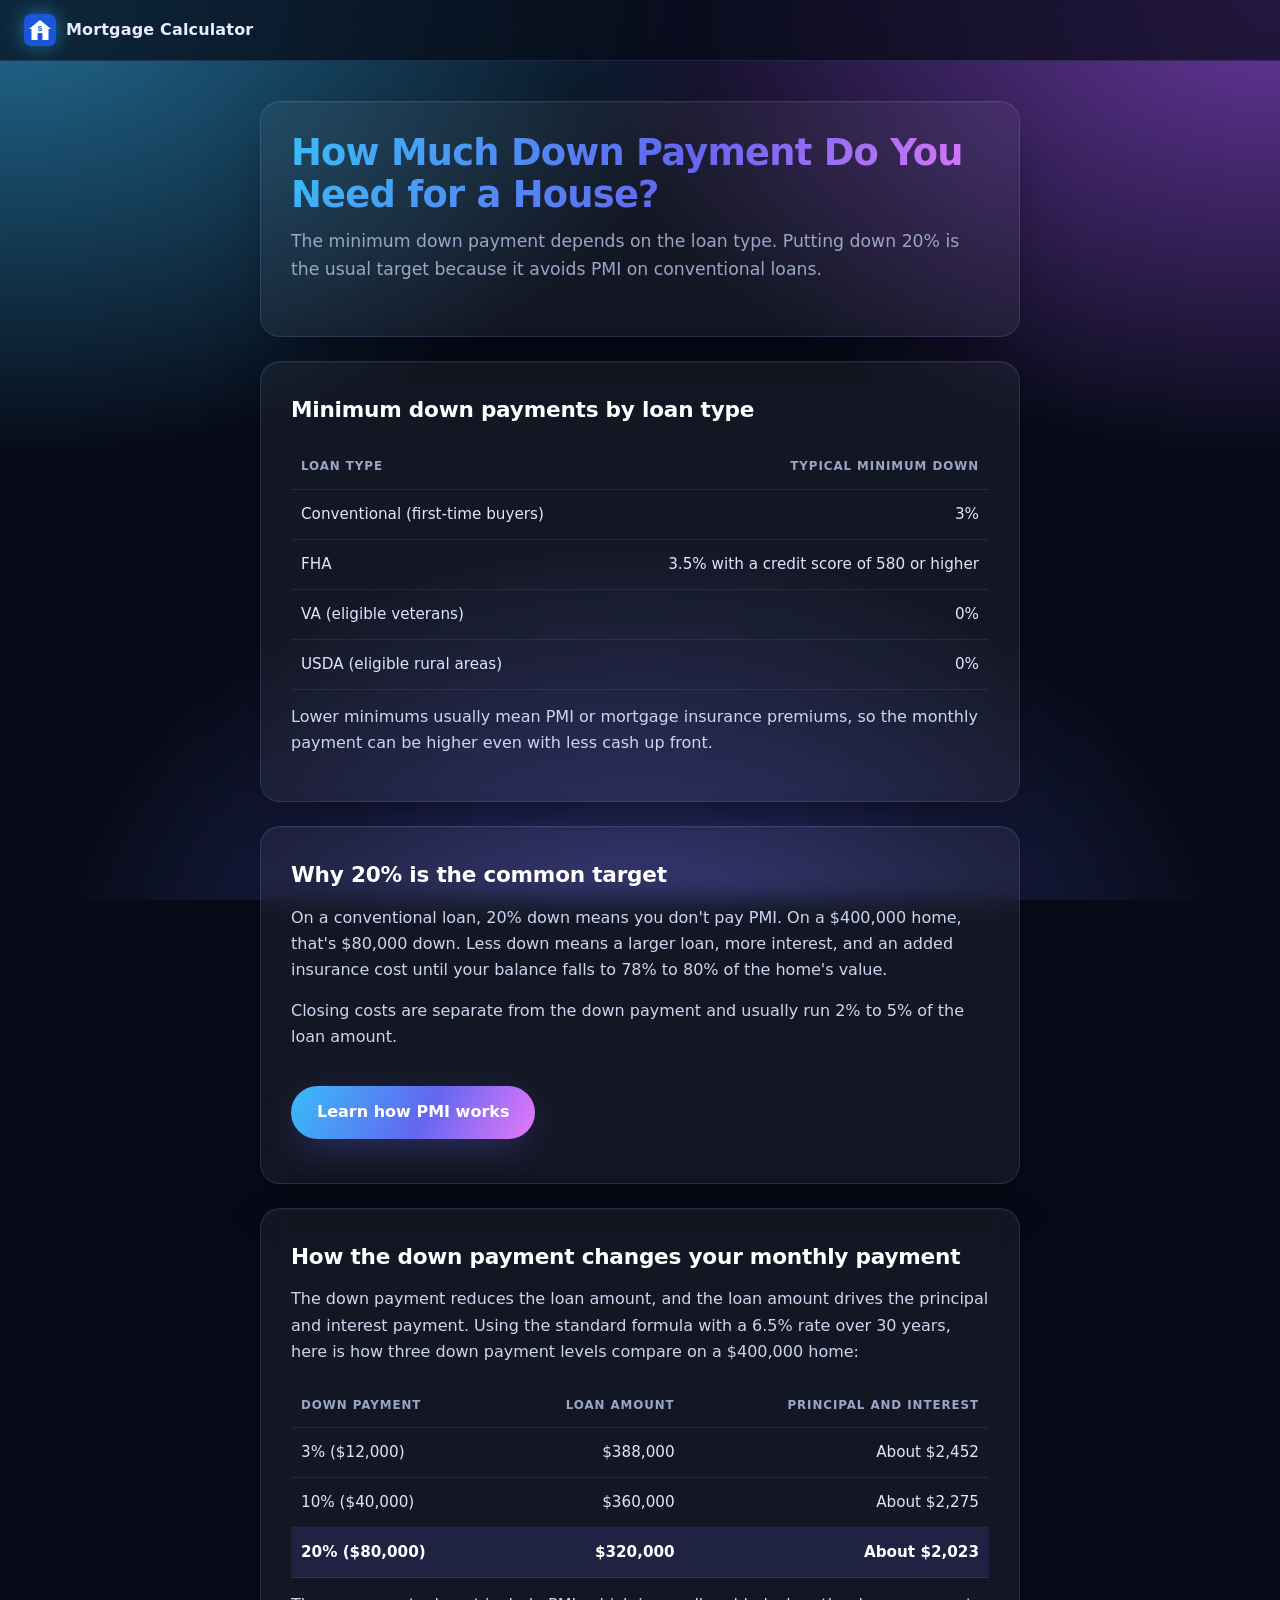
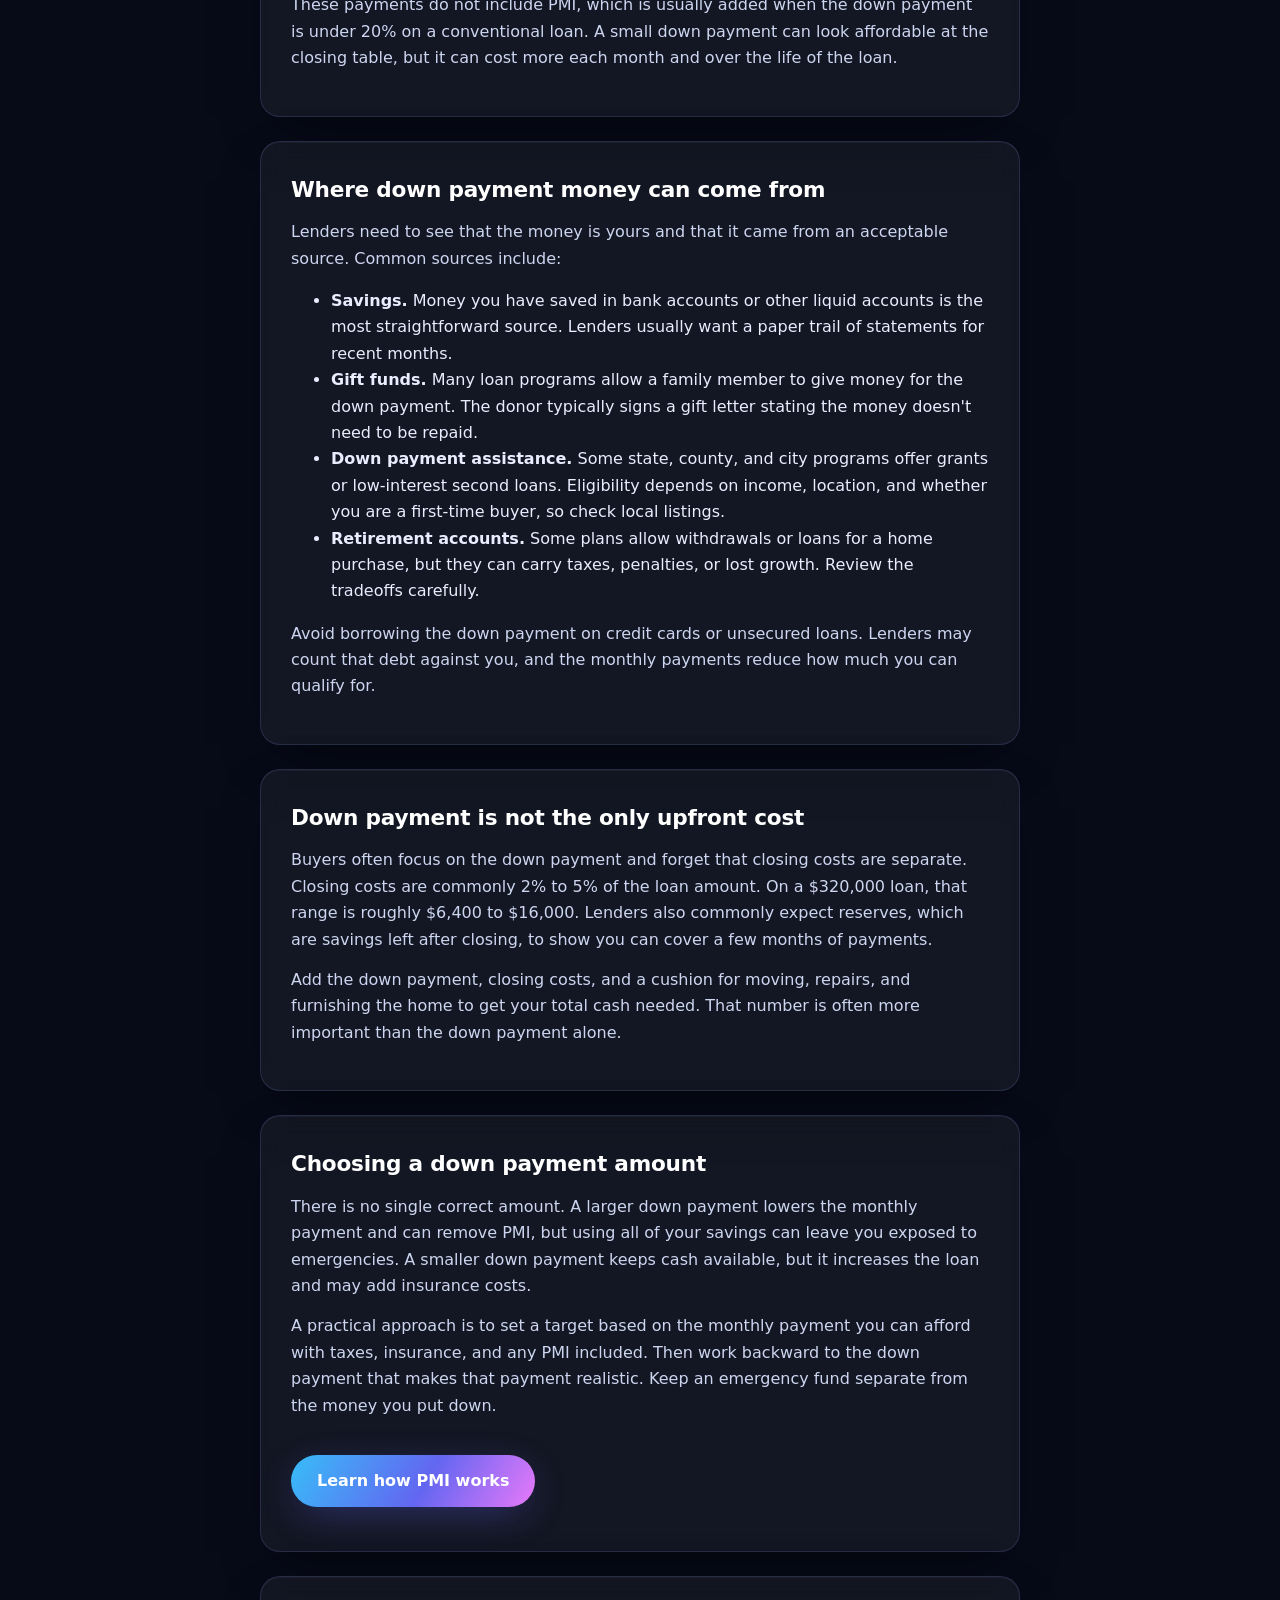
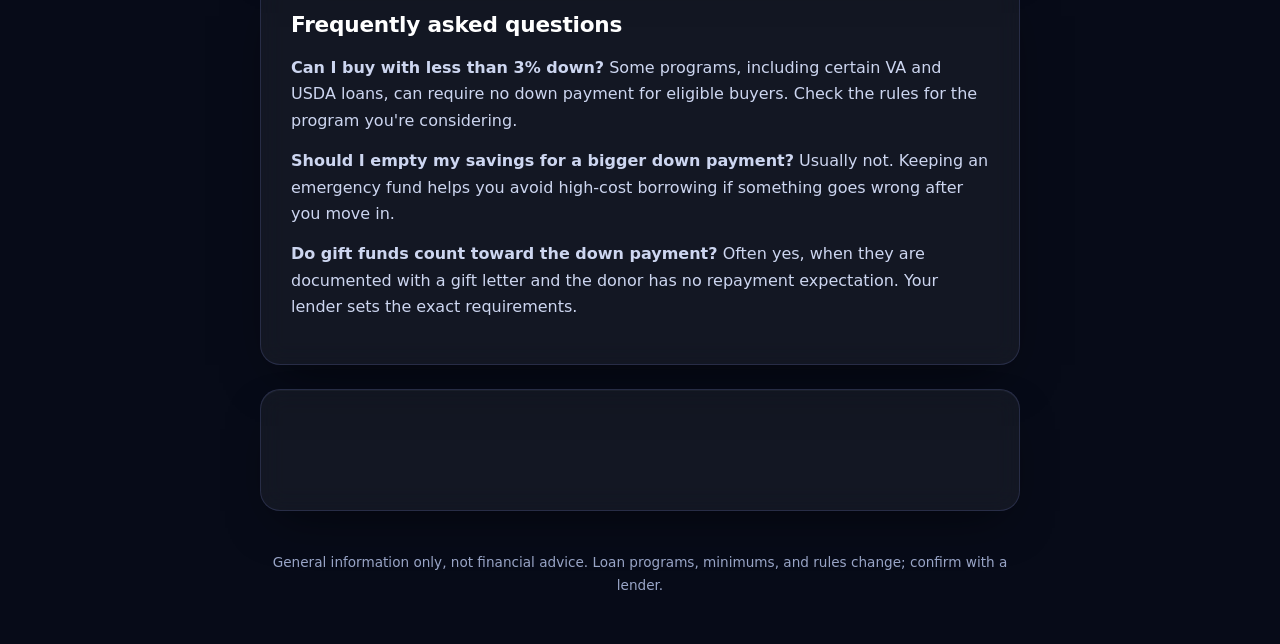
<file: how-much-down-payment.html>
<!doctype html>
<html lang="en">
<head>
  <meta charset="UTF-8" />
  <link rel="icon" href="logo.svg" type="image/svg+xml" />
  <meta name="viewport" content="width=device-width, initial-scale=1.0" />
  <title>How Much Down Payment Do You Need for a House?</title>
  <meta name="description" content="Minimum down payments by loan type, what 20% down avoids, and how the amount you put down changes your monthly payment." />
  <link rel="canonical" href="https://mortgagemathhelper.com/how-much-down-payment.html" />
  <style>
    :root { --brand: #1a56db; --brand-dark: #1e3a8a; --ink: #1f2933; --muted: #5f6b76; --bg: #f0f5ff; --card: #ffffff; --soft: #e8f0fe; }
    * { box-sizing: border-box; }
    body { margin: 0; font-family: system-ui, -apple-system, "Segoe UI", Roboto, sans-serif; color: var(--ink); background: var(--bg); line-height: 1.65; }
    header { background: linear-gradient(135deg, var(--brand), var(--brand-dark)); color: #fff; padding: 16px 24px; font-weight: 600; box-shadow: 0 2px 10px rgba(26,86,219,.25); }
    main { max-width: 760px; margin: 32px auto; padding: 0 20px; }
    .card { background: var(--card); border-radius: 12px; padding: 28px; box-shadow: 0 1px 3px rgba(0,0,0,.08); margin-bottom: 24px; }
    h1 { font-size: 2rem; line-height: 1.25; margin: 0 0 12px; }
    h2 { font-size: 1.35rem; margin: 0 0 12px; }
    p { margin: 0 0 14px; }
    .lede { font-size: 1.1rem; color: var(--muted); }
    .cta { display: inline-block; background: var(--brand); color: #fff; padding: 12px 20px; border-radius: 8px; text-decoration: none; font-weight: 600; }
    table { width: 100%; border-collapse: collapse; margin: 0 0 14px; }
    th, td { text-align: left; padding: 10px 8px; border-bottom: 1px solid #e3e8e6; }
    footer { max-width: 760px; margin: 0 auto 40px; padding: 0 20px; font-size: .85rem; color: var(--muted); }
  </style>
  <script async src="https://pagead2.googlesyndication.com/pagead/js/adsbygoogle.js?client=ca-pub-3801472094935348" crossorigin="anonymous"></script>
  <link rel="stylesheet" href="theme.css" />
</head>
<body>
  <header><a href="/" style="color:#fff;text-decoration:none;display:flex;align-items:center;gap:10px"><img src="logo.svg" alt="" width="32" height="32" />Mortgage Calculator</a></header>
  <main>
    <div class="card">
      <h1>How Much Down Payment Do You Need for a House?</h1>
      <p class="lede">The minimum down payment depends on the loan type. Putting down 20% is the usual target because it avoids PMI on conventional loans.</p>
    </div>

    <div class="card">
      <h2>Minimum down payments by loan type</h2>
      <table>
        <tr><th>Loan type</th><th>Typical minimum down</th></tr>
        <tr><td>Conventional (first-time buyers)</td><td>3%</td></tr>
        <tr><td>FHA</td><td>3.5% with a credit score of 580 or higher</td></tr>
        <tr><td>VA (eligible veterans)</td><td>0%</td></tr>
        <tr><td>USDA (eligible rural areas)</td><td>0%</td></tr>
      </table>
      <p>Lower minimums usually mean PMI or mortgage insurance premiums, so the monthly payment can be higher even with less cash up front.</p>
    </div>

    <div class="card">
      <h2>Why 20% is the common target</h2>
      <p>On a conventional loan, 20% down means you don't pay PMI. On a $400,000 home, that's $80,000 down. Less down means a larger loan, more interest, and an added insurance cost until your balance falls to 78% to 80% of the home's value.</p>
      <p>Closing costs are separate from the down payment and usually run 2% to 5% of the loan amount.</p>
      <p><a class="cta" href="pmi-mortgage.html">Learn how PMI works</a></p>
    </div>
    <div class="card">
      <h2>How the down payment changes your monthly payment</h2>
      <p>The down payment reduces the loan amount, and the loan amount drives the principal and interest payment. Using the standard formula with a 6.5% rate over 30 years, here is how three down payment levels compare on a $400,000 home:</p>
      <table>
        <thead><tr><th>Down payment</th><th class="num">Loan amount</th><th class="num">Principal and interest</th></tr></thead>
        <tbody>
          <tr><td>3% ($12,000)</td><td class="num">$388,000</td><td class="num">About $2,452</td></tr>
          <tr><td>10% ($40,000)</td><td class="num">$360,000</td><td class="num">About $2,275</td></tr>
          <tr class="highlight"><td>20% ($80,000)</td><td class="num">$320,000</td><td class="num">About $2,023</td></tr>
        </tbody>
      </table>
      <p>These payments do not include PMI, which is usually added when the down payment is under 20% on a conventional loan. A small down payment can look affordable at the closing table, but it can cost more each month and over the life of the loan.</p>
    </div>

    <div class="card">
      <h2>Where down payment money can come from</h2>
      <p>Lenders need to see that the money is yours and that it came from an acceptable source. Common sources include:</p>
      <ul>
        <li><strong>Savings.</strong> Money you have saved in bank accounts or other liquid accounts is the most straightforward source. Lenders usually want a paper trail of statements for recent months.</li>
        <li><strong>Gift funds.</strong> Many loan programs allow a family member to give money for the down payment. The donor typically signs a gift letter stating the money doesn't need to be repaid.</li>
        <li><strong>Down payment assistance.</strong> Some state, county, and city programs offer grants or low-interest second loans. Eligibility depends on income, location, and whether you are a first-time buyer, so check local listings.</li>
        <li><strong>Retirement accounts.</strong> Some plans allow withdrawals or loans for a home purchase, but they can carry taxes, penalties, or lost growth. Review the tradeoffs carefully.</li>
      </ul>
      <p>Avoid borrowing the down payment on credit cards or unsecured loans. Lenders may count that debt against you, and the monthly payments reduce how much you can qualify for.</p>
    </div>

    <div class="card">
      <h2>Down payment is not the only upfront cost</h2>
      <p>Buyers often focus on the down payment and forget that closing costs are separate. Closing costs are commonly 2% to 5% of the loan amount. On a $320,000 loan, that range is roughly $6,400 to $16,000. Lenders also commonly expect reserves, which are savings left after closing, to show you can cover a few months of payments.</p>
      <p>Add the down payment, closing costs, and a cushion for moving, repairs, and furnishing the home to get your total cash needed. That number is often more important than the down payment alone.</p>
    </div>

    <div class="card">
      <h2>Choosing a down payment amount</h2>
      <p>There is no single correct amount. A larger down payment lowers the monthly payment and can remove PMI, but using all of your savings can leave you exposed to emergencies. A smaller down payment keeps cash available, but it increases the loan and may add insurance costs.</p>
      <p>A practical approach is to set a target based on the monthly payment you can afford with taxes, insurance, and any PMI included. Then work backward to the down payment that makes that payment realistic. Keep an emergency fund separate from the money you put down.</p>
      <p><a class="cta" href="pmi-mortgage.html">Learn how PMI works</a></p>
    </div>
    <div class="card">
      <h2>Frequently asked questions</h2>
      <p><strong>Can I buy with less than 3% down?</strong> Some programs, including certain VA and USDA loans, can require no down payment for eligible buyers. Check the rules for the program you're considering.</p>
      <p><strong>Should I empty my savings for a bigger down payment?</strong> Usually not. Keeping an emergency fund helps you avoid high-cost borrowing if something goes wrong after you move in.</p>
      <p><strong>Do gift funds count toward the down payment?</strong> Often yes, when they are documented with a gift letter and the donor has no repayment expectation. Your lender sets the exact requirements.</p>
    </div>
    <div class="card" style="text-align:center">
      <script async src="https://pagead2.googlesyndication.com/pagead/js/adsbygoogle.js?client=ca-pub-3801472094935348" crossorigin="anonymous"></script>
      <ins class="adsbygoogle" style="display:block" data-ad-client="ca-pub-3801472094935348" data-ad-slot="5345828347" data-ad-format="auto" data-full-width-responsive="true"></ins>
      <script>(adsbygoogle = window.adsbygoogle || []).push({});</script>
    </div>
  </main>

  <footer>General information only, not financial advice. Loan programs, minimums, and rules change; confirm with a lender.</footer>
</body>
</html>
</file>
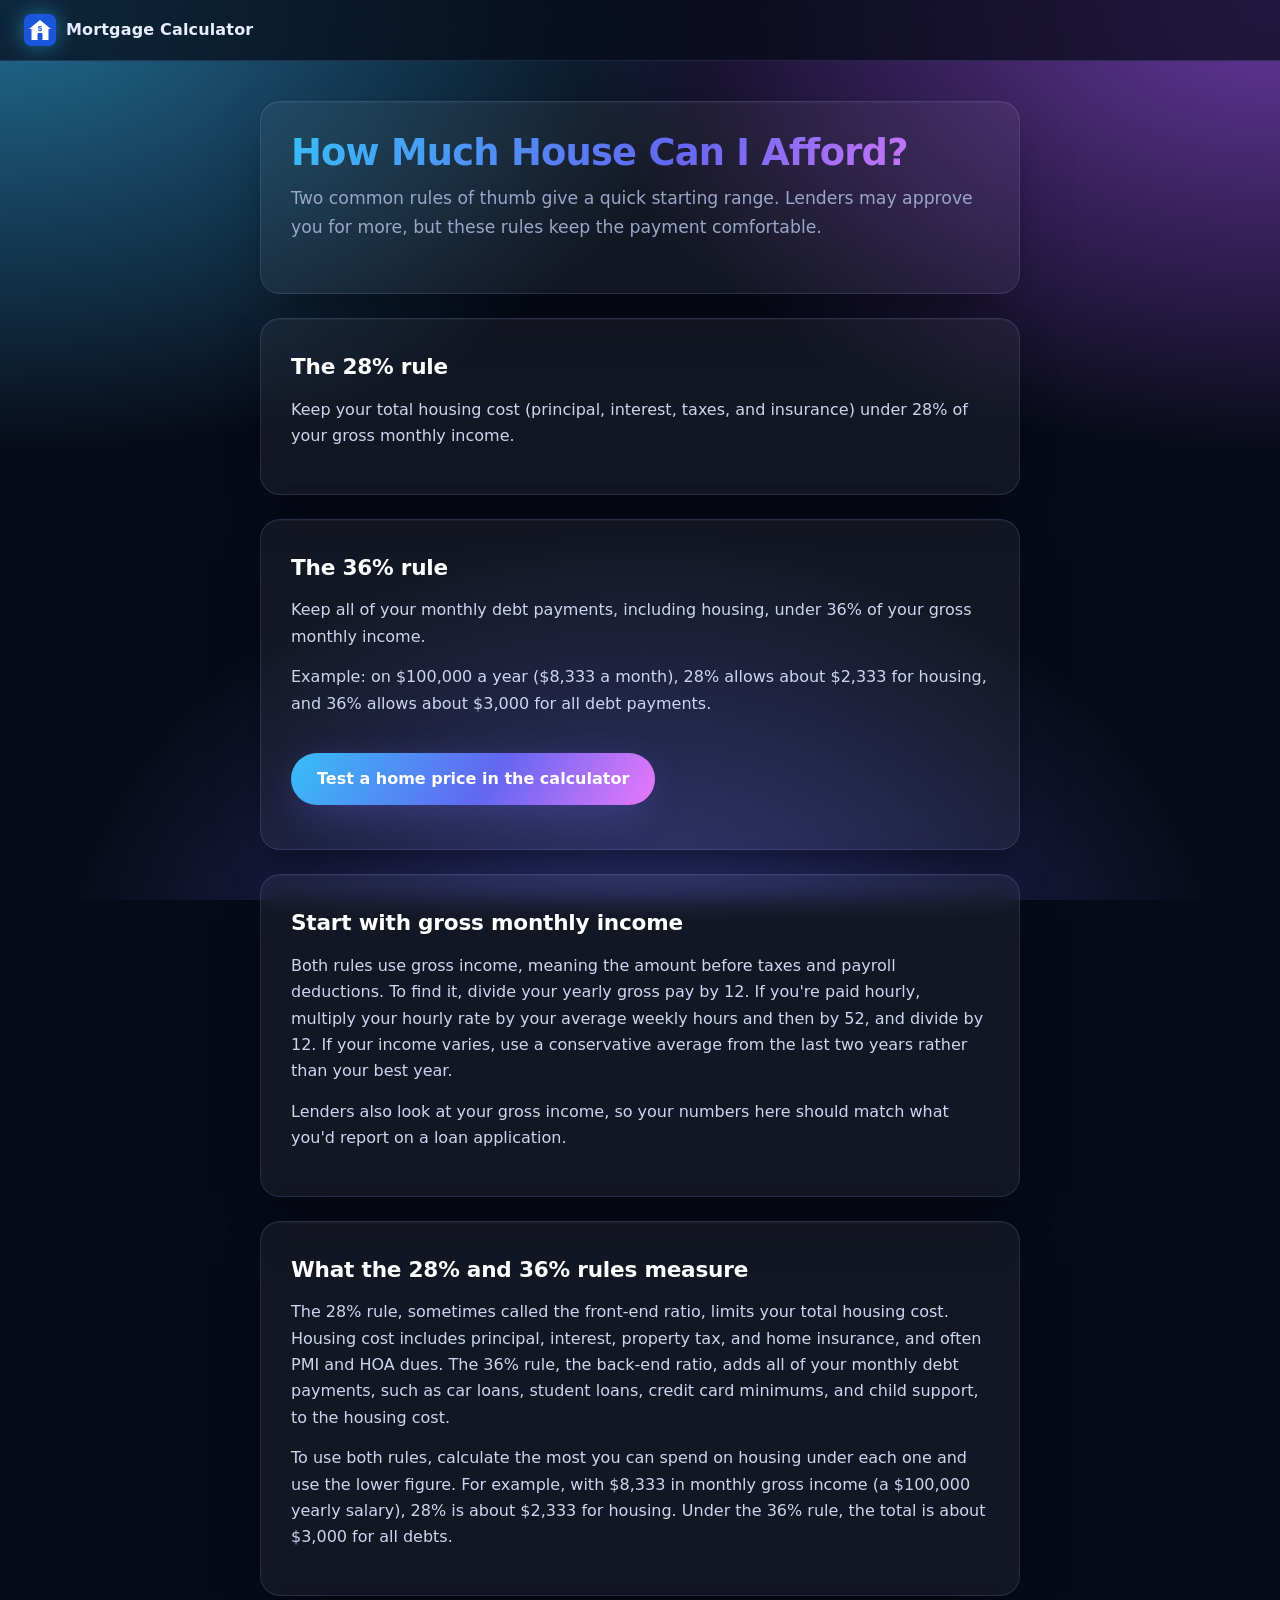
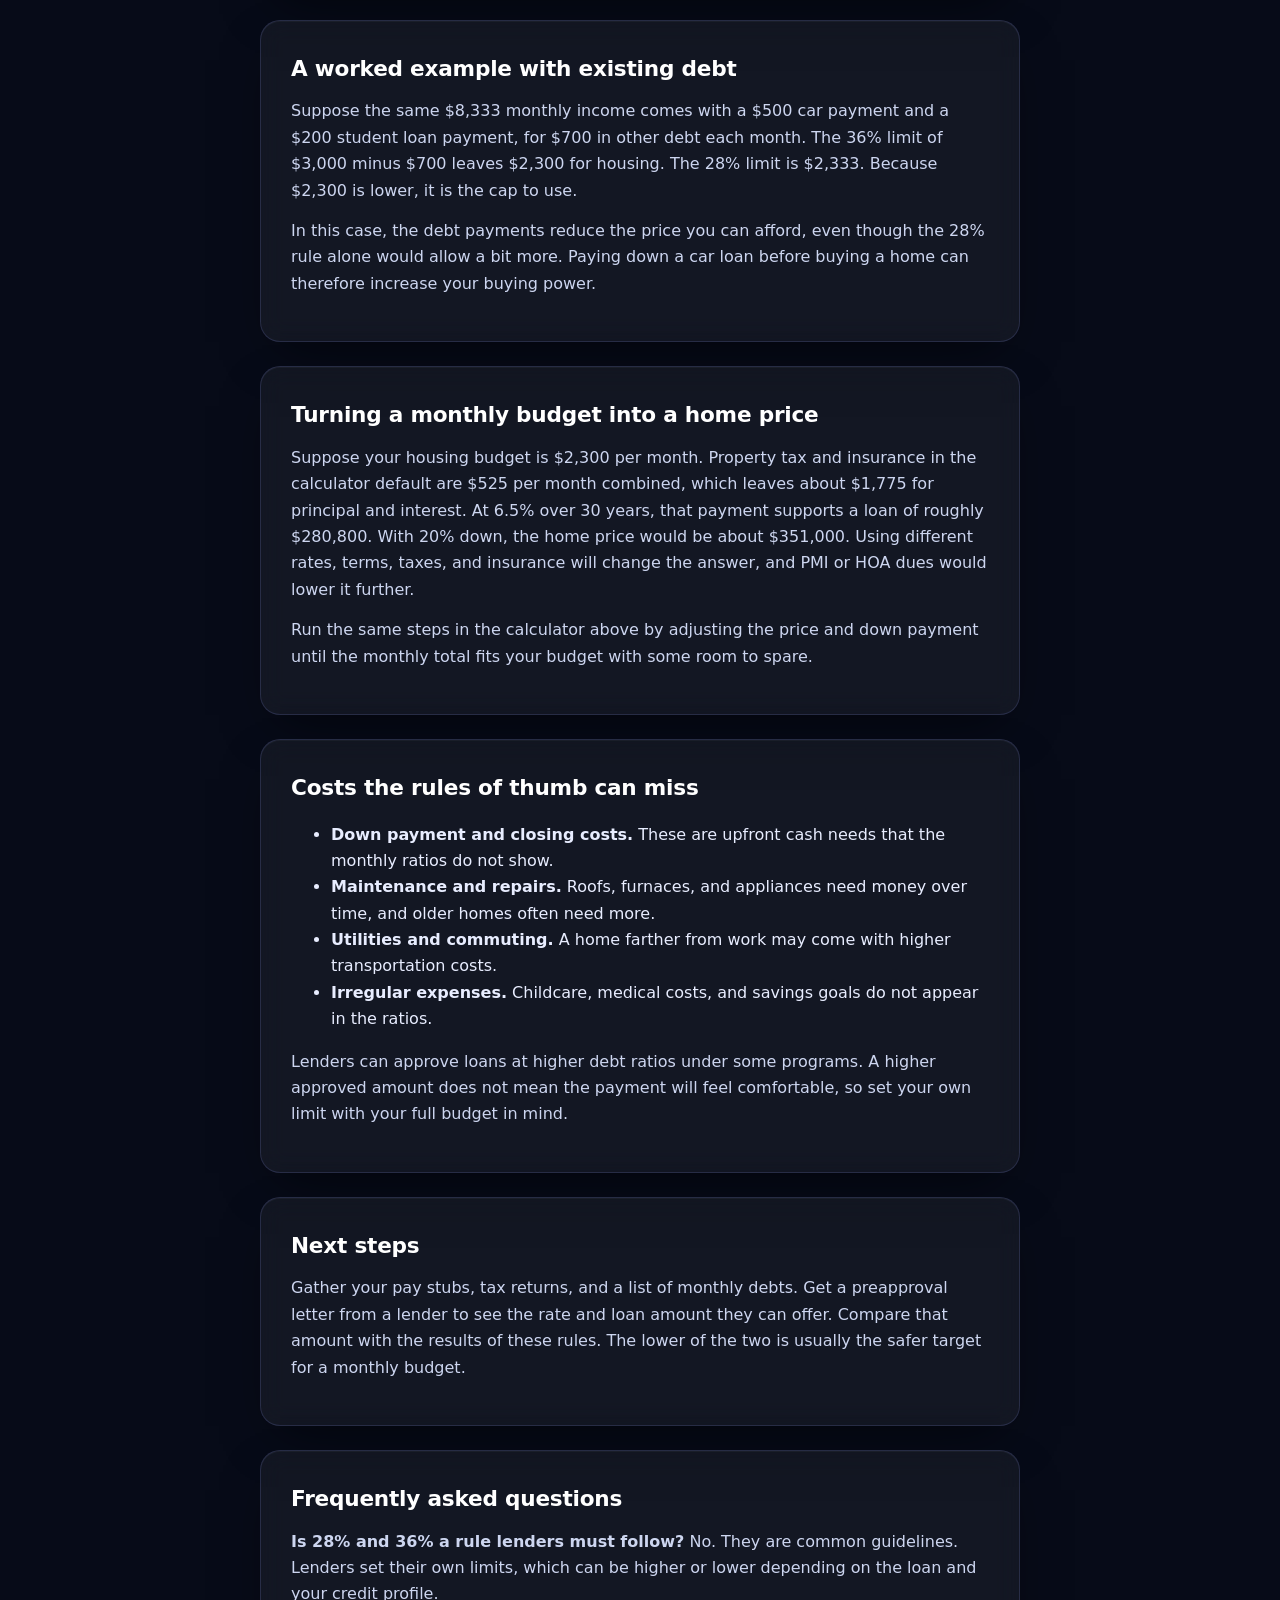
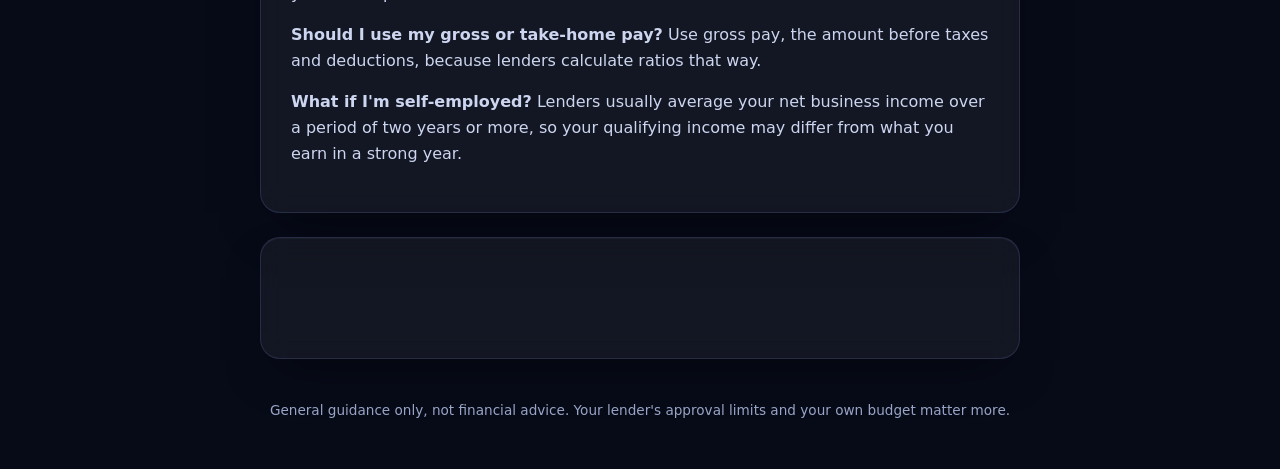
<file: how-much-house-can-i-afford.html>
<!doctype html>
<html lang="en">
<head>
  <meta charset="UTF-8" />
  <link rel="icon" href="logo.svg" type="image/svg+xml" />
  <meta name="viewport" content="width=device-width, initial-scale=1.0" />
  <title>How Much House Can I Afford? Simple Guidelines</title>
  <meta name="description" content="A simple way to estimate how much house you can afford, using income, debt, and the 28% and 36% rules of thumb." />
  <link rel="canonical" href="https://mortgagemathhelper.com/how-much-house-can-i-afford.html" />
  <style>
    :root { --brand: #1a56db; --brand-dark: #1e3a8a; --ink: #1f2933; --muted: #5f6b76; --bg: #f0f5ff; --card: #ffffff; --soft: #e8f0fe; }
    * { box-sizing: border-box; }
    body { margin: 0; font-family: system-ui, -apple-system, "Segoe UI", Roboto, sans-serif; color: var(--ink); background: var(--bg); line-height: 1.65; }
    header { background: linear-gradient(135deg, var(--brand), var(--brand-dark)); color: #fff; padding: 16px 24px; font-weight: 600; box-shadow: 0 2px 10px rgba(26,86,219,.25); }
    main { max-width: 760px; margin: 32px auto; padding: 0 20px; }
    .card { background: var(--card); border-radius: 12px; padding: 28px; box-shadow: 0 1px 3px rgba(0,0,0,.08); margin-bottom: 24px; }
    h1 { font-size: 2rem; line-height: 1.25; margin: 0 0 12px; }
    h2 { font-size: 1.35rem; margin: 0 0 12px; }
    p { margin: 0 0 14px; }
    .lede { font-size: 1.1rem; color: var(--muted); }
    .cta { display: inline-block; background: var(--brand); color: #fff; padding: 12px 20px; border-radius: 8px; text-decoration: none; font-weight: 600; }
    footer { max-width: 760px; margin: 0 auto 40px; padding: 0 20px; font-size: .85rem; color: var(--muted); }
  </style>
  <script async src="https://pagead2.googlesyndication.com/pagead/js/adsbygoogle.js?client=ca-pub-3801472094935348" crossorigin="anonymous"></script>
  <link rel="stylesheet" href="theme.css" />
</head>
<body>
  <header><a href="/" style="color:#fff;text-decoration:none;display:flex;align-items:center;gap:10px"><img src="logo.svg" alt="" width="32" height="32" />Mortgage Calculator</a></header>
  <main>
    <div class="card">
      <h1>How Much House Can I Afford?</h1>
      <p class="lede">Two common rules of thumb give a quick starting range. Lenders may approve you for more, but these rules keep the payment comfortable.</p>
    </div>

    <div class="card">
      <h2>The 28% rule</h2>
      <p>Keep your total housing cost (principal, interest, taxes, and insurance) under 28% of your gross monthly income.</p>
    </div>

    <div class="card">
      <h2>The 36% rule</h2>
      <p>Keep all of your monthly debt payments, including housing, under 36% of your gross monthly income.</p>
      <p>Example: on $100,000 a year ($8,333 a month), 28% allows about $2,333 for housing, and 36% allows about $3,000 for all debt payments.</p>
      <p><a class="cta" href="index.html">Test a home price in the calculator</a></p>
    </div>
    <div class="card">
      <h2>Start with gross monthly income</h2>
      <p>Both rules use gross income, meaning the amount before taxes and payroll deductions. To find it, divide your yearly gross pay by 12. If you're paid hourly, multiply your hourly rate by your average weekly hours and then by 52, and divide by 12. If your income varies, use a conservative average from the last two years rather than your best year.</p>
      <p>Lenders also look at your gross income, so your numbers here should match what you'd report on a loan application.</p>
    </div>

    <div class="card">
      <h2>What the 28% and 36% rules measure</h2>
      <p>The 28% rule, sometimes called the front-end ratio, limits your total housing cost. Housing cost includes principal, interest, property tax, and home insurance, and often PMI and HOA dues. The 36% rule, the back-end ratio, adds all of your monthly debt payments, such as car loans, student loans, credit card minimums, and child support, to the housing cost.</p>
      <p>To use both rules, calculate the most you can spend on housing under each one and use the lower figure. For example, with $8,333 in monthly gross income (a $100,000 yearly salary), 28% is about $2,333 for housing. Under the 36% rule, the total is about $3,000 for all debts.</p>
    </div>

    <div class="card">
      <h2>A worked example with existing debt</h2>
      <p>Suppose the same $8,333 monthly income comes with a $500 car payment and a $200 student loan payment, for $700 in other debt each month. The 36% limit of $3,000 minus $700 leaves $2,300 for housing. The 28% limit is $2,333. Because $2,300 is lower, it is the cap to use.</p>
      <p>In this case, the debt payments reduce the price you can afford, even though the 28% rule alone would allow a bit more. Paying down a car loan before buying a home can therefore increase your buying power.</p>
    </div>

    <div class="card">
      <h2>Turning a monthly budget into a home price</h2>
      <p>Suppose your housing budget is $2,300 per month. Property tax and insurance in the calculator default are $525 per month combined, which leaves about $1,775 for principal and interest. At 6.5% over 30 years, that payment supports a loan of roughly $280,800. With 20% down, the home price would be about $351,000. Using different rates, terms, taxes, and insurance will change the answer, and PMI or HOA dues would lower it further.</p>
      <p>Run the same steps in the calculator above by adjusting the price and down payment until the monthly total fits your budget with some room to spare.</p>
    </div>

    <div class="card">
      <h2>Costs the rules of thumb can miss</h2>
      <ul>
        <li><strong>Down payment and closing costs.</strong> These are upfront cash needs that the monthly ratios do not show.</li>
        <li><strong>Maintenance and repairs.</strong> Roofs, furnaces, and appliances need money over time, and older homes often need more.</li>
        <li><strong>Utilities and commuting.</strong> A home farther from work may come with higher transportation costs.</li>
        <li><strong>Irregular expenses.</strong> Childcare, medical costs, and savings goals do not appear in the ratios.</li>
      </ul>
      <p>Lenders can approve loans at higher debt ratios under some programs. A higher approved amount does not mean the payment will feel comfortable, so set your own limit with your full budget in mind.</p>
    </div>

    <div class="card">
      <h2>Next steps</h2>
      <p>Gather your pay stubs, tax returns, and a list of monthly debts. Get a preapproval letter from a lender to see the rate and loan amount they can offer. Compare that amount with the results of these rules. The lower of the two is usually the safer target for a monthly budget.</p>
    </div>
    <div class="card">
      <h2>Frequently asked questions</h2>
      <p><strong>Is 28% and 36% a rule lenders must follow?</strong> No. They are common guidelines. Lenders set their own limits, which can be higher or lower depending on the loan and your credit profile.</p>
      <p><strong>Should I use my gross or take-home pay?</strong> Use gross pay, the amount before taxes and deductions, because lenders calculate ratios that way.</p>
      <p><strong>What if I'm self-employed?</strong> Lenders usually average your net business income over a period of two years or more, so your qualifying income may differ from what you earn in a strong year.</p>
    </div>
    <div class="card" style="text-align:center">
      <script async src="https://pagead2.googlesyndication.com/pagead/js/adsbygoogle.js?client=ca-pub-3801472094935348" crossorigin="anonymous"></script>
      <ins class="adsbygoogle" style="display:block" data-ad-client="ca-pub-3801472094935348" data-ad-slot="5345828347" data-ad-format="auto" data-full-width-responsive="true"></ins>
      <script>(adsbygoogle = window.adsbygoogle || []).push({});</script>
    </div>
  </main>

  <footer>General guidance only, not financial advice. Your lender's approval limits and your own budget matter more.</footer>
</body>
</html>
</file>
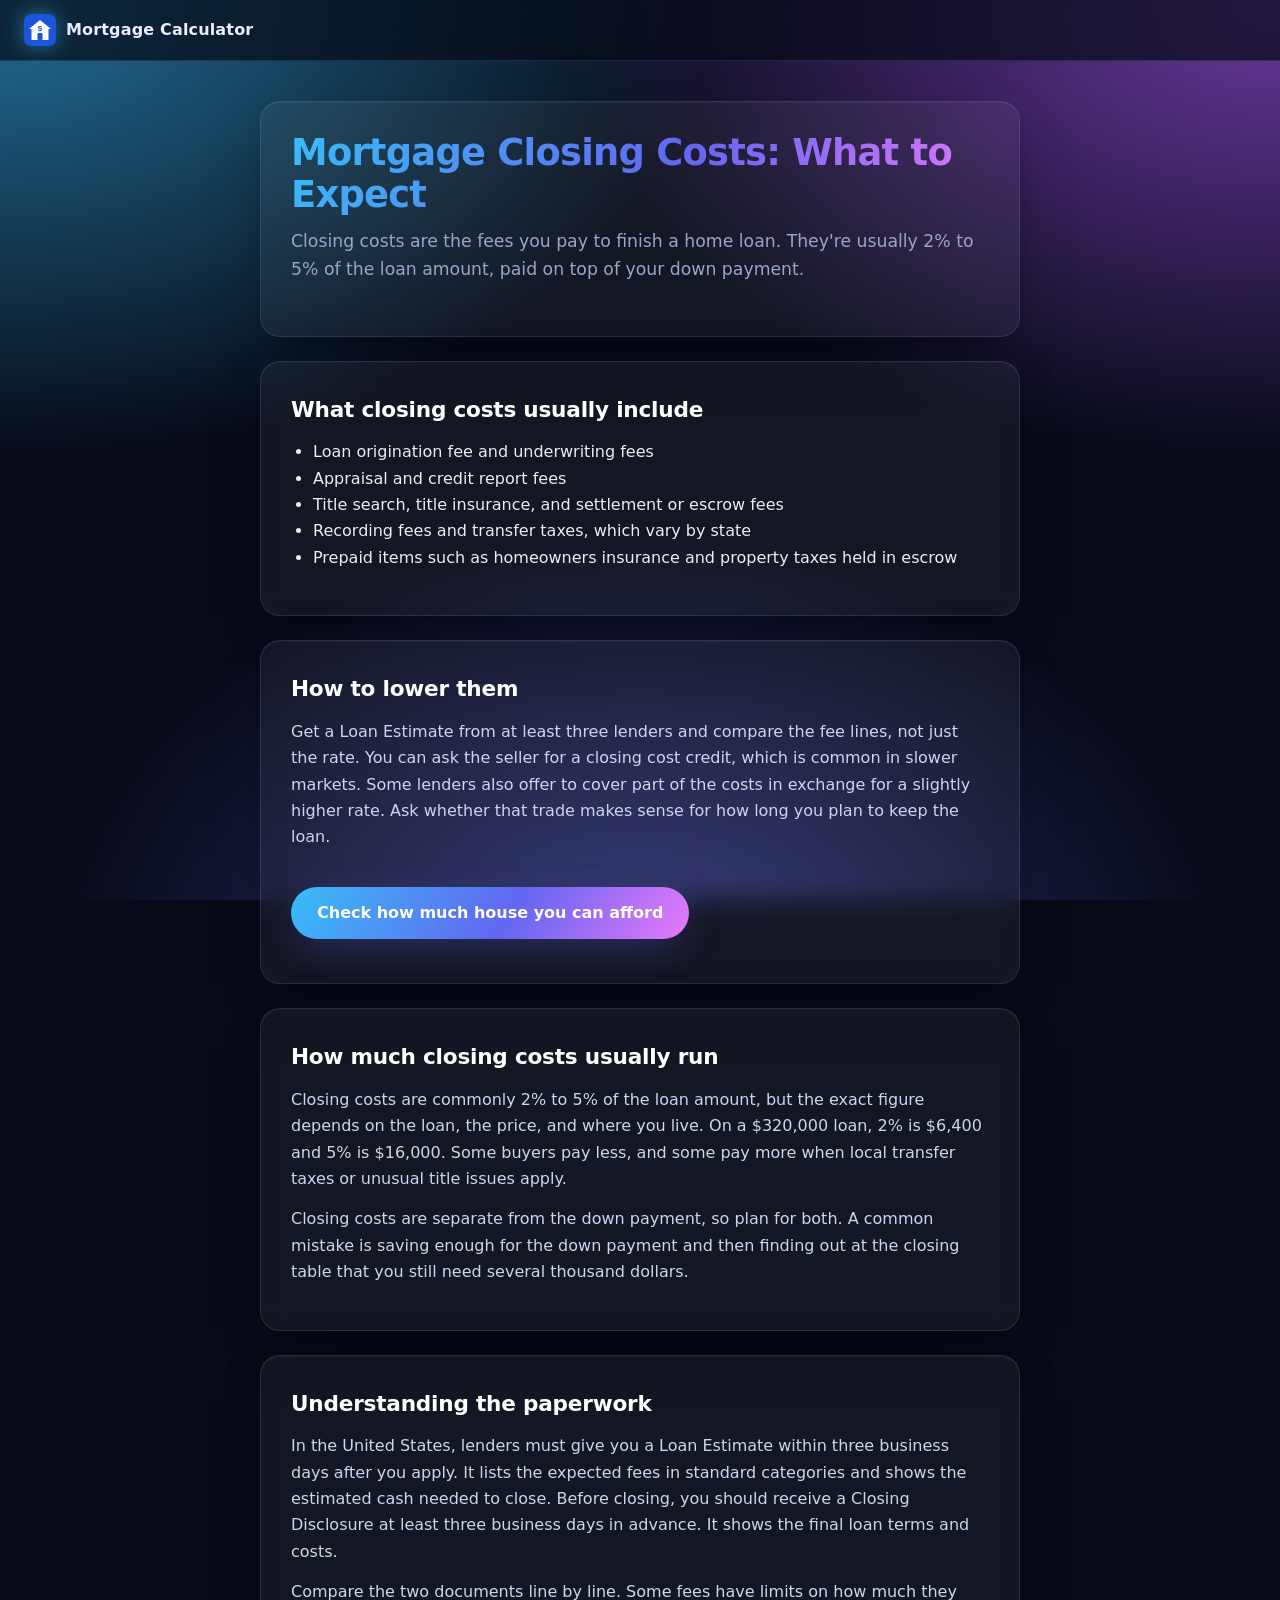
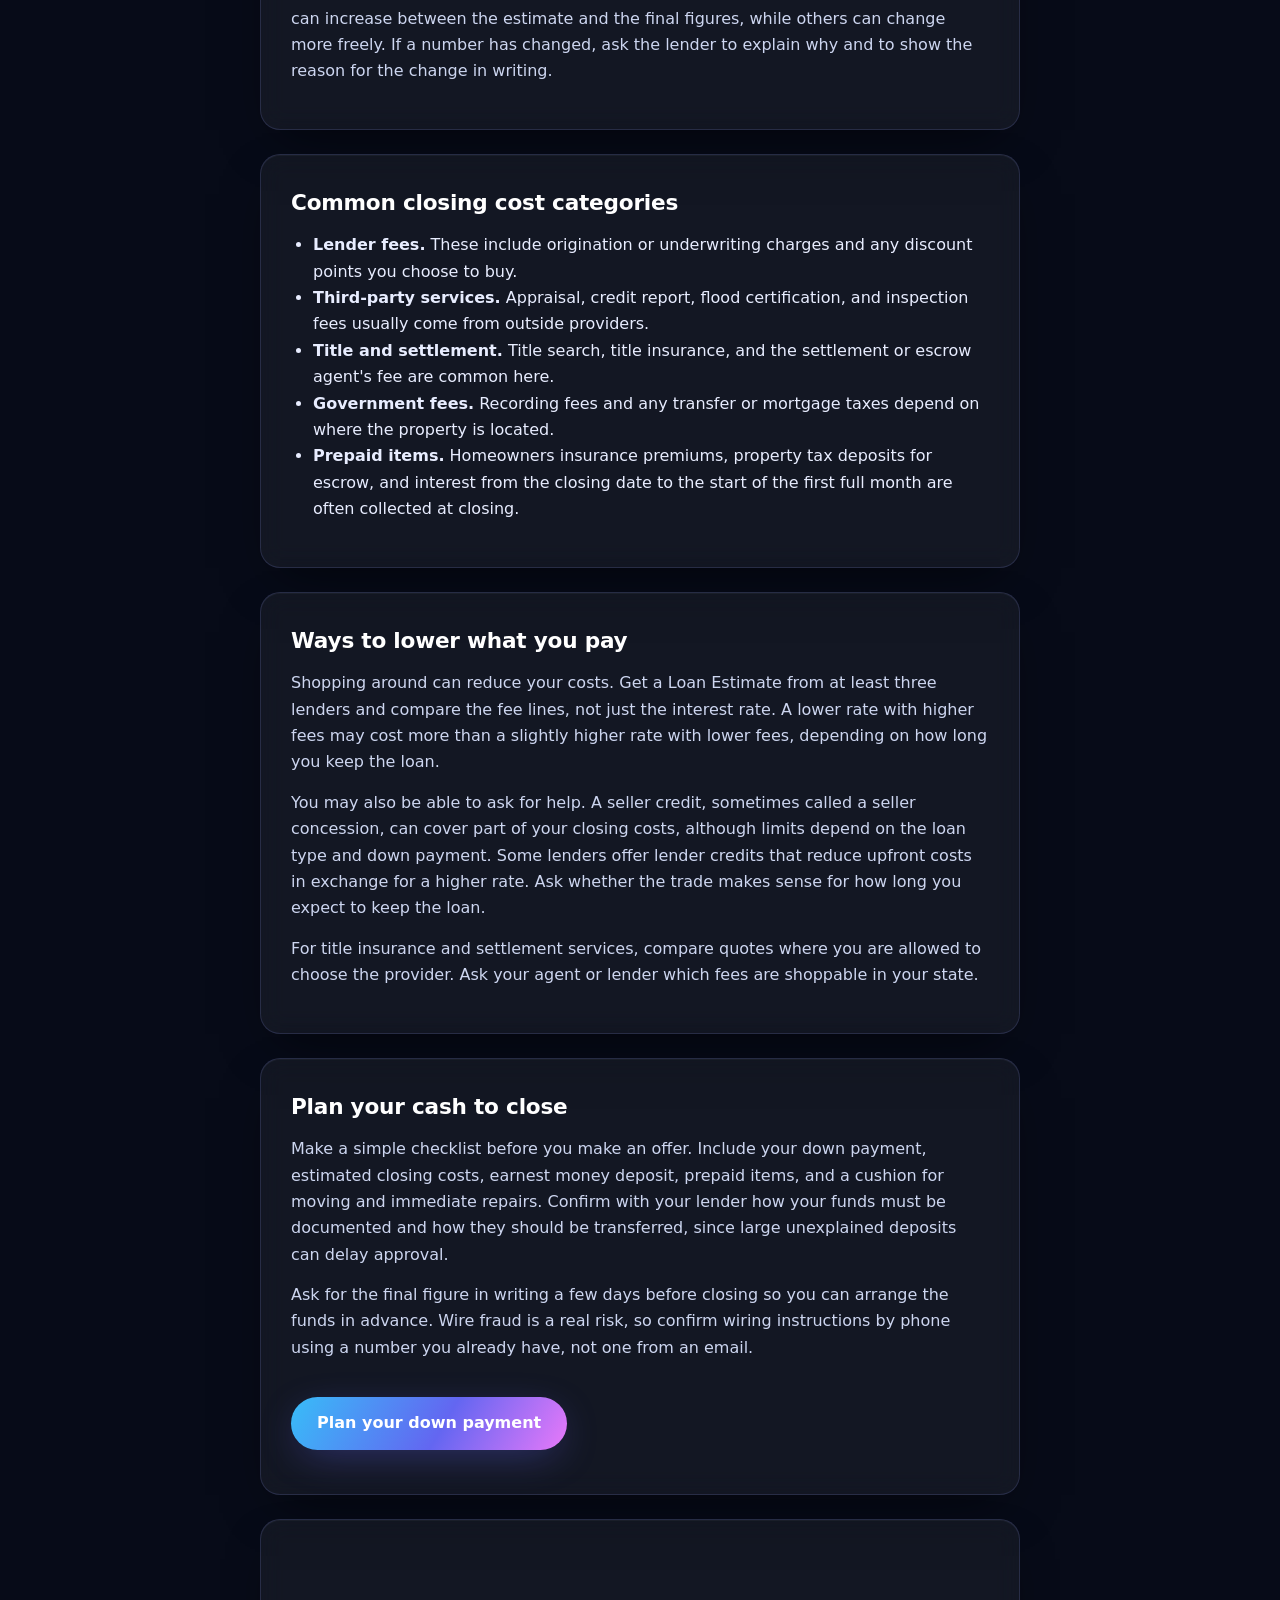
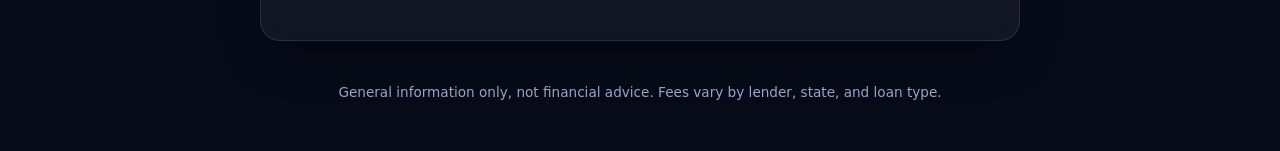
<file: mortgage-closing-costs.html>
<!doctype html>
<html lang="en">
<head>
  <meta charset="UTF-8" />
  <link rel="icon" href="logo.svg" type="image/svg+xml" />
  <meta name="viewport" content="width=device-width, initial-scale=1.0" />
  <title>Mortgage Closing Costs: What to Expect</title>
  <meta name="description" content="What mortgage closing costs include, how much they usually run, and which ones you can negotiate or ask the lender to cover." />
  <link rel="canonical" href="https://mortgagemathhelper.com/mortgage-closing-costs.html" />
  <style>
    :root { --brand: #1a56db; --brand-dark: #1e3a8a; --ink: #1f2933; --muted: #5f6b76; --bg: #f0f5ff; --card: #ffffff; --soft: #e8f0fe; }
    * { box-sizing: border-box; }
    body { margin: 0; font-family: system-ui, -apple-system, "Segoe UI", Roboto, sans-serif; color: var(--ink); background: var(--bg); line-height: 1.65; }
    header { background: linear-gradient(135deg, var(--brand), var(--brand-dark)); color: #fff; padding: 16px 24px; font-weight: 600; box-shadow: 0 2px 10px rgba(26,86,219,.25); }
    main { max-width: 760px; margin: 32px auto; padding: 0 20px; }
    .card { background: var(--card); border-radius: 12px; padding: 28px; box-shadow: 0 1px 3px rgba(0,0,0,.08); margin-bottom: 24px; }
    h1 { font-size: 2rem; line-height: 1.25; margin: 0 0 12px; }
    h2 { font-size: 1.35rem; margin: 0 0 12px; }
    p { margin: 0 0 14px; }
    ul { margin: 0 0 14px; padding-left: 22px; }
    .lede { font-size: 1.1rem; color: var(--muted); }
    .cta { display: inline-block; background: var(--brand); color: #fff; padding: 12px 20px; border-radius: 8px; text-decoration: none; font-weight: 600; }
    footer { max-width: 760px; margin: 0 auto 40px; padding: 0 20px; font-size: .85rem; color: var(--muted); }
  </style>
  <script async src="https://pagead2.googlesyndication.com/pagead/js/adsbygoogle.js?client=ca-pub-3801472094935348" crossorigin="anonymous"></script>
  <link rel="stylesheet" href="theme.css" />
</head>
<body>
  <header><a href="/" style="color:#fff;text-decoration:none;display:flex;align-items:center;gap:10px"><img src="logo.svg" alt="" width="32" height="32" />Mortgage Calculator</a></header>
  <main>
    <div class="card">
      <h1>Mortgage Closing Costs: What to Expect</h1>
      <p class="lede">Closing costs are the fees you pay to finish a home loan. They're usually 2% to 5% of the loan amount, paid on top of your down payment.</p>
    </div>

    <div class="card">
      <h2>What closing costs usually include</h2>
      <ul>
        <li>Loan origination fee and underwriting fees</li>
        <li>Appraisal and credit report fees</li>
        <li>Title search, title insurance, and settlement or escrow fees</li>
        <li>Recording fees and transfer taxes, which vary by state</li>
        <li>Prepaid items such as homeowners insurance and property taxes held in escrow</li>
      </ul>
    </div>

    <div class="card">
      <h2>How to lower them</h2>
      <p>Get a Loan Estimate from at least three lenders and compare the fee lines, not just the rate. You can ask the seller for a closing cost credit, which is common in slower markets. Some lenders also offer to cover part of the costs in exchange for a slightly higher rate. Ask whether that trade makes sense for how long you plan to keep the loan.</p>
      <p><a class="cta" href="how-much-house-can-i-afford.html">Check how much house you can afford</a></p>
    </div>
    <div class="card">
      <h2>How much closing costs usually run</h2>
      <p>Closing costs are commonly 2% to 5% of the loan amount, but the exact figure depends on the loan, the price, and where you live. On a $320,000 loan, 2% is $6,400 and 5% is $16,000. Some buyers pay less, and some pay more when local transfer taxes or unusual title issues apply.</p>
      <p>Closing costs are separate from the down payment, so plan for both. A common mistake is saving enough for the down payment and then finding out at the closing table that you still need several thousand dollars.</p>
    </div>

    <div class="card">
      <h2>Understanding the paperwork</h2>
      <p>In the United States, lenders must give you a Loan Estimate within three business days after you apply. It lists the expected fees in standard categories and shows the estimated cash needed to close. Before closing, you should receive a Closing Disclosure at least three business days in advance. It shows the final loan terms and costs.</p>
      <p>Compare the two documents line by line. Some fees have limits on how much they can increase between the estimate and the final figures, while others can change more freely. If a number has changed, ask the lender to explain why and to show the reason for the change in writing.</p>
    </div>

    <div class="card">
      <h2>Common closing cost categories</h2>
      <ul>
        <li><strong>Lender fees.</strong> These include origination or underwriting charges and any discount points you choose to buy.</li>
        <li><strong>Third-party services.</strong> Appraisal, credit report, flood certification, and inspection fees usually come from outside providers.</li>
        <li><strong>Title and settlement.</strong> Title search, title insurance, and the settlement or escrow agent's fee are common here.</li>
        <li><strong>Government fees.</strong> Recording fees and any transfer or mortgage taxes depend on where the property is located.</li>
        <li><strong>Prepaid items.</strong> Homeowners insurance premiums, property tax deposits for escrow, and interest from the closing date to the start of the first full month are often collected at closing.</li>
      </ul>
    </div>

    <div class="card">
      <h2>Ways to lower what you pay</h2>
      <p>Shopping around can reduce your costs. Get a Loan Estimate from at least three lenders and compare the fee lines, not just the interest rate. A lower rate with higher fees may cost more than a slightly higher rate with lower fees, depending on how long you keep the loan.</p>
      <p>You may also be able to ask for help. A seller credit, sometimes called a seller concession, can cover part of your closing costs, although limits depend on the loan type and down payment. Some lenders offer lender credits that reduce upfront costs in exchange for a higher rate. Ask whether the trade makes sense for how long you expect to keep the loan.</p>
      <p>For title insurance and settlement services, compare quotes where you are allowed to choose the provider. Ask your agent or lender which fees are shoppable in your state.</p>
    </div>

    <div class="card">
      <h2>Plan your cash to close</h2>
      <p>Make a simple checklist before you make an offer. Include your down payment, estimated closing costs, earnest money deposit, prepaid items, and a cushion for moving and immediate repairs. Confirm with your lender how your funds must be documented and how they should be transferred, since large unexplained deposits can delay approval.</p>
      <p>Ask for the final figure in writing a few days before closing so you can arrange the funds in advance. Wire fraud is a real risk, so confirm wiring instructions by phone using a number you already have, not one from an email.</p>
      <p><a class="cta" href="how-much-down-payment.html">Plan your down payment</a></p>
    </div>
    <div class="card" style="text-align:center">
      <script async src="https://pagead2.googlesyndication.com/pagead/js/adsbygoogle.js?client=ca-pub-3801472094935348" crossorigin="anonymous"></script>
      <ins class="adsbygoogle" style="display:block" data-ad-client="ca-pub-3801472094935348" data-ad-slot="5345828347" data-ad-format="auto" data-full-width-responsive="true"></ins>
      <script>(adsbygoogle = window.adsbygoogle || []).push({});</script>
    </div>
  </main>

  <footer>General information only, not financial advice. Fees vary by lender, state, and loan type.</footer>
</body>
</html>
</file>
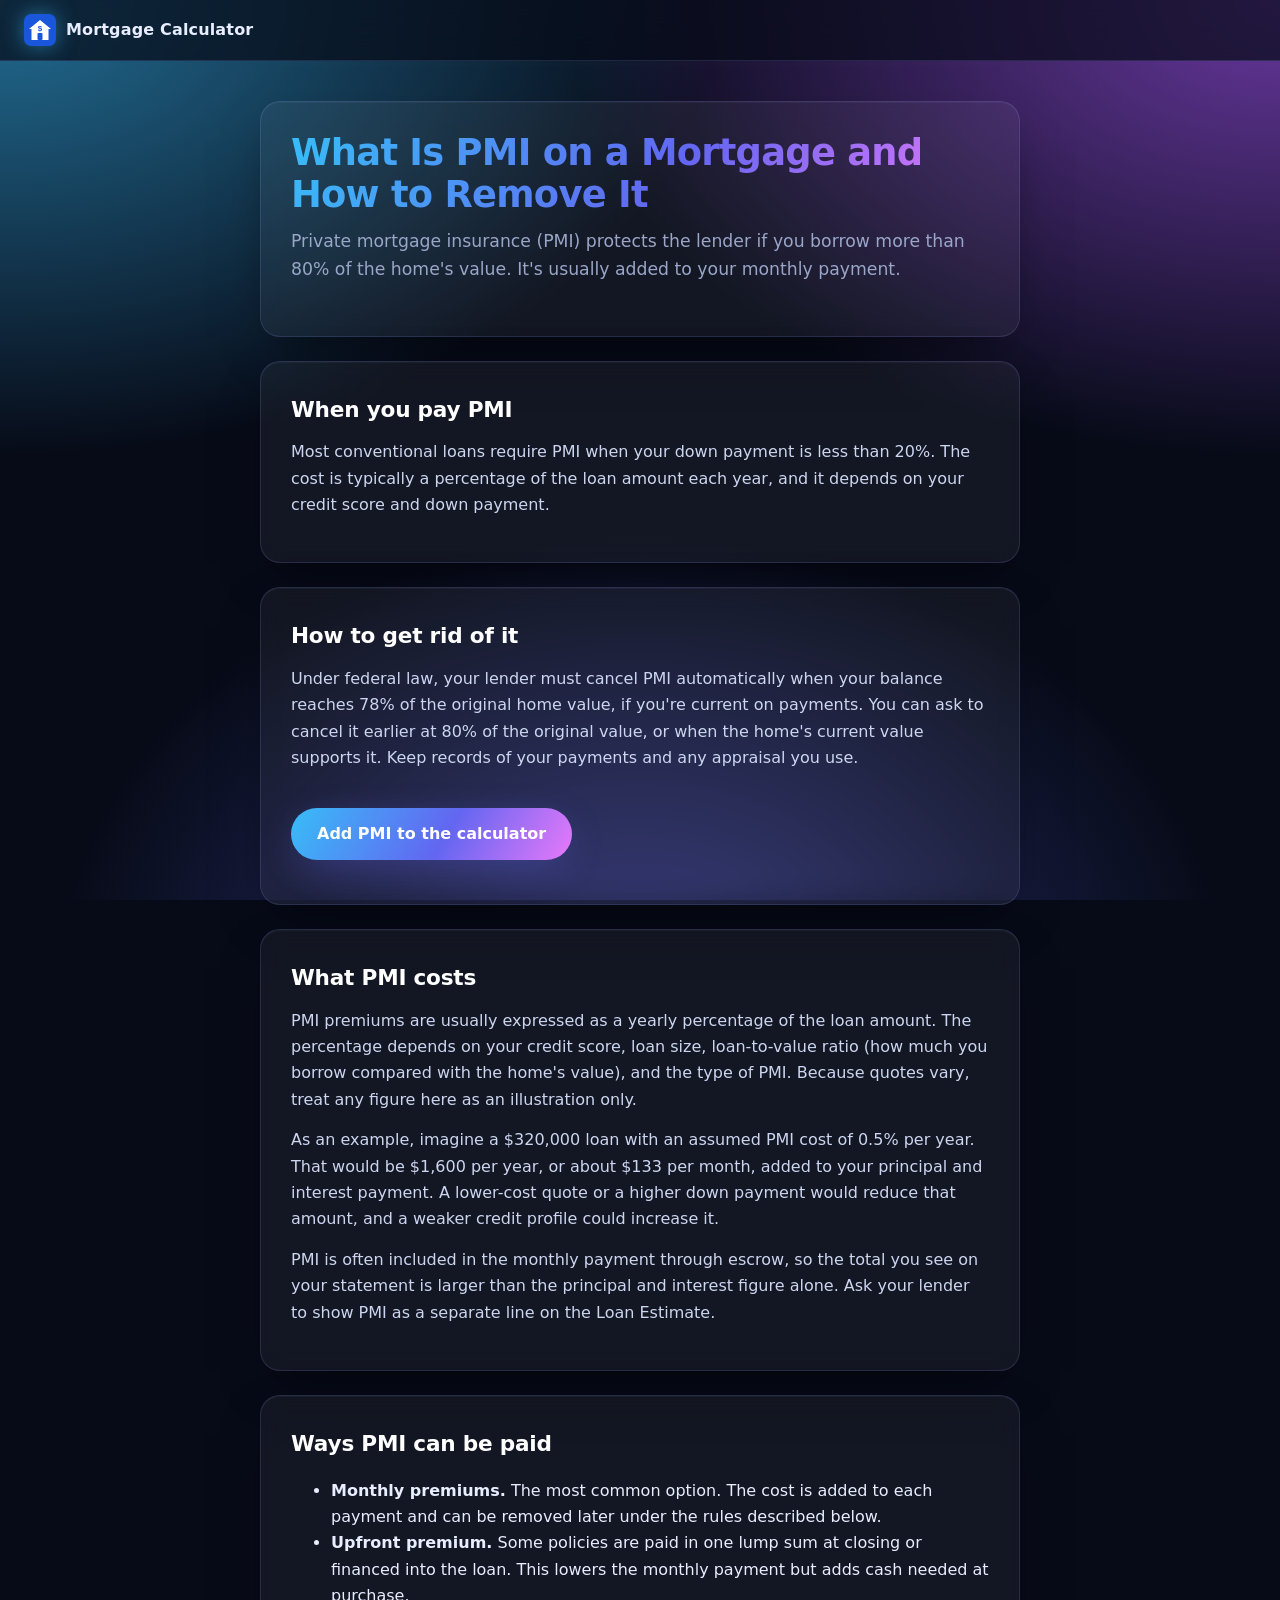
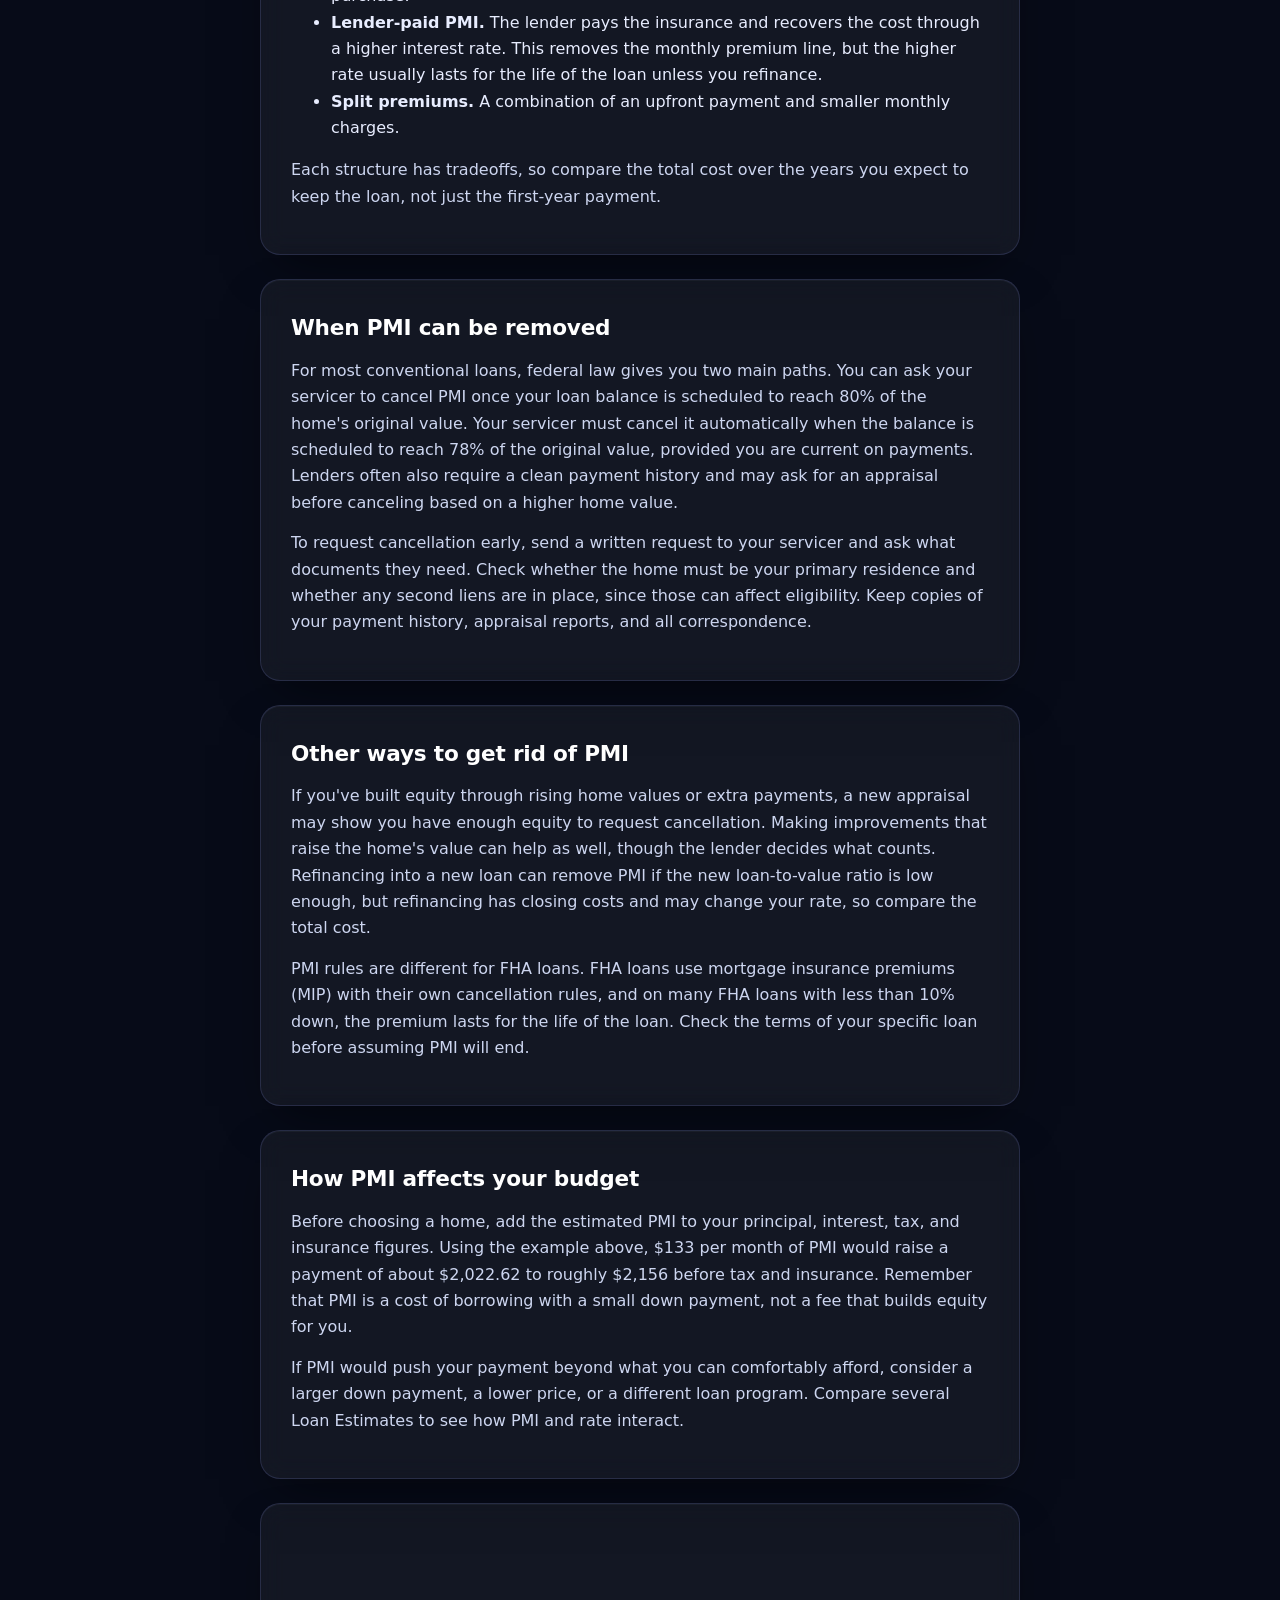
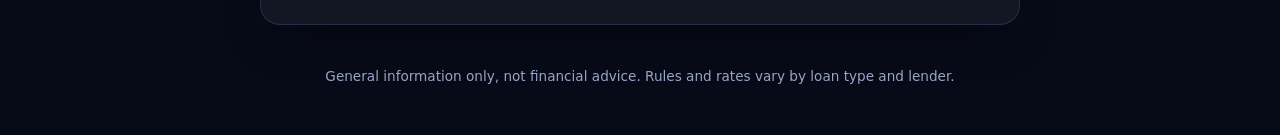
<file: pmi-mortgage.html>
<!doctype html>
<html lang="en">
<head>
  <meta charset="UTF-8" />
  <link rel="icon" href="logo.svg" type="image/svg+xml" />
  <meta name="viewport" content="width=device-width, initial-scale=1.0" />
  <title>What Is PMI on a Mortgage and How to Remove It</title>
  <meta name="description" content="Learn what private mortgage insurance (PMI) is, when you pay it, roughly what it costs, and how to get rid of it." />
  <link rel="canonical" href="https://mortgagemathhelper.com/pmi-mortgage.html" />
  <style>
    :root { --brand: #1a56db; --brand-dark: #1e3a8a; --ink: #1f2933; --muted: #5f6b76; --bg: #f0f5ff; --card: #ffffff; --soft: #e8f0fe; }
    * { box-sizing: border-box; }
    body { margin: 0; font-family: system-ui, -apple-system, "Segoe UI", Roboto, sans-serif; color: var(--ink); background: var(--bg); line-height: 1.65; }
    header { background: linear-gradient(135deg, var(--brand), var(--brand-dark)); color: #fff; padding: 16px 24px; font-weight: 600; box-shadow: 0 2px 10px rgba(26,86,219,.25); }
    main { max-width: 760px; margin: 32px auto; padding: 0 20px; }
    .card { background: var(--card); border-radius: 12px; padding: 28px; box-shadow: 0 1px 3px rgba(0,0,0,.08); margin-bottom: 24px; }
    h1 { font-size: 2rem; line-height: 1.25; margin: 0 0 12px; }
    h2 { font-size: 1.35rem; margin: 0 0 12px; }
    p { margin: 0 0 14px; }
    .lede { font-size: 1.1rem; color: var(--muted); }
    .cta { display: inline-block; background: var(--brand); color: #fff; padding: 12px 20px; border-radius: 8px; text-decoration: none; font-weight: 600; }
    footer { max-width: 760px; margin: 0 auto 40px; padding: 0 20px; font-size: .85rem; color: var(--muted); }
  </style>
  <script async src="https://pagead2.googlesyndication.com/pagead/js/adsbygoogle.js?client=ca-pub-3801472094935348" crossorigin="anonymous"></script>
  <link rel="stylesheet" href="theme.css" />
</head>
<body>
  <header><a href="/" style="color:#fff;text-decoration:none;display:flex;align-items:center;gap:10px"><img src="logo.svg" alt="" width="32" height="32" />Mortgage Calculator</a></header>
  <main>
    <div class="card">
      <h1>What Is PMI on a Mortgage and How to Remove It</h1>
      <p class="lede">Private mortgage insurance (PMI) protects the lender if you borrow more than 80% of the home's value. It's usually added to your monthly payment.</p>
    </div>

    <div class="card">
      <h2>When you pay PMI</h2>
      <p>Most conventional loans require PMI when your down payment is less than 20%. The cost is typically a percentage of the loan amount each year, and it depends on your credit score and down payment.</p>
    </div>

    <div class="card">
      <h2>How to get rid of it</h2>
      <p>Under federal law, your lender must cancel PMI automatically when your balance reaches 78% of the original home value, if you're current on payments. You can ask to cancel it earlier at 80% of the original value, or when the home's current value supports it. Keep records of your payments and any appraisal you use.</p>
      <p><a class="cta" href="index.html">Add PMI to the calculator</a></p>
    </div>
    <div class="card">
      <h2>What PMI costs</h2>
      <p>PMI premiums are usually expressed as a yearly percentage of the loan amount. The percentage depends on your credit score, loan size, loan-to-value ratio (how much you borrow compared with the home's value), and the type of PMI. Because quotes vary, treat any figure here as an illustration only.</p>
      <p>As an example, imagine a $320,000 loan with an assumed PMI cost of 0.5% per year. That would be $1,600 per year, or about $133 per month, added to your principal and interest payment. A lower-cost quote or a higher down payment would reduce that amount, and a weaker credit profile could increase it.</p>
      <p>PMI is often included in the monthly payment through escrow, so the total you see on your statement is larger than the principal and interest figure alone. Ask your lender to show PMI as a separate line on the Loan Estimate.</p>
    </div>

    <div class="card">
      <h2>Ways PMI can be paid</h2>
      <ul>
        <li><strong>Monthly premiums.</strong> The most common option. The cost is added to each payment and can be removed later under the rules described below.</li>
        <li><strong>Upfront premium.</strong> Some policies are paid in one lump sum at closing or financed into the loan. This lowers the monthly payment but adds cash needed at purchase.</li>
        <li><strong>Lender-paid PMI.</strong> The lender pays the insurance and recovers the cost through a higher interest rate. This removes the monthly premium line, but the higher rate usually lasts for the life of the loan unless you refinance.</li>
        <li><strong>Split premiums.</strong> A combination of an upfront payment and smaller monthly charges.</li>
      </ul>
      <p>Each structure has tradeoffs, so compare the total cost over the years you expect to keep the loan, not just the first-year payment.</p>
    </div>

    <div class="card">
      <h2>When PMI can be removed</h2>
      <p>For most conventional loans, federal law gives you two main paths. You can ask your servicer to cancel PMI once your loan balance is scheduled to reach 80% of the home's original value. Your servicer must cancel it automatically when the balance is scheduled to reach 78% of the original value, provided you are current on payments. Lenders often also require a clean payment history and may ask for an appraisal before canceling based on a higher home value.</p>
      <p>To request cancellation early, send a written request to your servicer and ask what documents they need. Check whether the home must be your primary residence and whether any second liens are in place, since those can affect eligibility. Keep copies of your payment history, appraisal reports, and all correspondence.</p>
    </div>

    <div class="card">
      <h2>Other ways to get rid of PMI</h2>
      <p>If you've built equity through rising home values or extra payments, a new appraisal may show you have enough equity to request cancellation. Making improvements that raise the home's value can help as well, though the lender decides what counts. Refinancing into a new loan can remove PMI if the new loan-to-value ratio is low enough, but refinancing has closing costs and may change your rate, so compare the total cost.</p>
      <p>PMI rules are different for FHA loans. FHA loans use mortgage insurance premiums (MIP) with their own cancellation rules, and on many FHA loans with less than 10% down, the premium lasts for the life of the loan. Check the terms of your specific loan before assuming PMI will end.</p>
    </div>

    <div class="card">
      <h2>How PMI affects your budget</h2>
      <p>Before choosing a home, add the estimated PMI to your principal, interest, tax, and insurance figures. Using the example above, $133 per month of PMI would raise a payment of about $2,022.62 to roughly $2,156 before tax and insurance. Remember that PMI is a cost of borrowing with a small down payment, not a fee that builds equity for you.</p>
      <p>If PMI would push your payment beyond what you can comfortably afford, consider a larger down payment, a lower price, or a different loan program. Compare several Loan Estimates to see how PMI and rate interact.</p>
    </div>
    <div class="card" style="text-align:center">
      <script async src="https://pagead2.googlesyndication.com/pagead/js/adsbygoogle.js?client=ca-pub-3801472094935348" crossorigin="anonymous"></script>
      <ins class="adsbygoogle" style="display:block" data-ad-client="ca-pub-3801472094935348" data-ad-slot="5345828347" data-ad-format="auto" data-full-width-responsive="true"></ins>
      <script>(adsbygoogle = window.adsbygoogle || []).push({});</script>
    </div>
  </main>

  <footer>General information only, not financial advice. Rules and rates vary by loan type and lender.</footer>
</body>
</html>
</file>
<file: theme.css>
:root {
  --bg: #070b18;
  --surface: rgba(255, 255, 255, 0.05);
  --surface-strong: rgba(255, 255, 255, 0.09);
  --border: rgba(148, 163, 255, 0.16);
  --ink: #e8edff;
  --muted: #9aa6c8;
  --accent-1: #38bdf8;
  --accent-2: #6366f1;
  --accent-3: #e879f9;
  --brand: #38bdf8;
  --brand-dark: #6366f1;
  --gradient: linear-gradient(120deg, #38bdf8 0%, #6366f1 55%, #e879f9 100%);
  --glow: 0 10px 40px -10px rgba(99, 102, 241, 0.45);
}

*, *::before, *::after { box-sizing: border-box; }

body {
  margin: 0;
  min-height: 100vh;
  font-family: "Inter", system-ui, -apple-system, "Segoe UI", Roboto, sans-serif;
  color: var(--ink);
  line-height: 1.65;
  background:
    radial-gradient(1100px 700px at 0% 0%, rgba(56, 189, 248, 0.55), transparent 65%),
    radial-gradient(1100px 700px at 100% 0%, rgba(168, 85, 247, 0.6), transparent 65%),
    radial-gradient(900px 700px at 50% 110%, rgba(99, 102, 241, 0.45), transparent 65%),
    var(--bg);
  background-attachment: fixed;
}

header {
  position: sticky;
  top: 0;
  z-index: 10;
  background: rgba(7, 11, 24, 0.7);
  backdrop-filter: blur(14px);
  -webkit-backdrop-filter: blur(14px);
  border-bottom: 1px solid var(--border);
  color: var(--ink);
  padding: 14px 24px;
  font-weight: 700;
  letter-spacing: 0.01em;
  box-shadow: none;
}
header a { color: var(--ink) !important; }
header img { filter: drop-shadow(0 0 10px rgba(56, 189, 248, 0.5)); }

main {
  max-width: 800px;
  margin: 40px auto;
  padding: 0 20px;
}

.card {
  background: var(--surface);
  border: 1px solid var(--border);
  border-radius: 20px;
  padding: 30px;
  margin-bottom: 24px;
  backdrop-filter: blur(12px);
  -webkit-backdrop-filter: blur(12px);
  box-shadow: 0 1px 0 rgba(255, 255, 255, 0.04) inset, 0 20px 50px -20px rgba(0, 0, 0, 0.6);
}

h1 {
  font-size: 2.3rem;
  line-height: 1.15;
  font-weight: 800;
  letter-spacing: -0.02em;
  margin: 0 0 10px;
  background: var(--gradient);
  -webkit-background-clip: text;
  background-clip: text;
  color: transparent;
}
h2 { color: #fff; font-size: 1.35rem; letter-spacing: -0.01em; }
h3 { color: #fff; }
p { color: #cdd6f0; }
a { color: var(--accent-1); }
.lede { color: var(--muted); font-size: 1.08rem; margin: 0 0 22px; }

footer {
  max-width: 800px;
  margin: 0 auto 48px;
  padding: 0 20px;
  font-size: 0.85rem;
  color: var(--muted);
  text-align: center;
}

label {
  font-weight: 600;
  font-size: 0.82rem;
  letter-spacing: 0.02em;
  text-transform: uppercase;
  color: var(--muted);
}

input {
  width: 100%;
  padding: 12px 14px;
  margin-top: 8px;
  font: inherit;
  font-size: 1rem;
  color: #fff;
  background: rgba(7, 11, 24, 0.6);
  border: 1px solid rgba(148, 163, 255, 0.25);
  border-radius: 12px;
  transition: border-color .2s, box-shadow .2s;
}
input:focus {
  outline: none;
  border-color: var(--accent-1);
  box-shadow: 0 0 0 4px rgba(56, 189, 248, 0.18);
}

button, .cta {
  display: inline-block;
  margin-top: 22px;
  background: var(--gradient);
  color: #fff;
  border: 0;
  border-radius: 999px;
  padding: 13px 26px;
  font: inherit;
  font-weight: 700;
  text-decoration: none;
  cursor: pointer;
  box-shadow: var(--glow);
  transition: transform .15s, box-shadow .2s;
}
button:hover, .cta:hover { transform: translateY(-1px); box-shadow: 0 14px 40px -10px rgba(232, 121, 249, 0.5); }

.error { color: #fda4af; margin-top: 14px; }

.results {
  background: linear-gradient(160deg, rgba(56, 189, 248, 0.14), rgba(99, 102, 241, 0.14) 60%, rgba(232, 121, 249, 0.12));
  border-color: rgba(56, 189, 248, 0.35);
}
.big {
  font-size: 2.8rem;
  font-weight: 800;
  letter-spacing: -0.02em;
  background: var(--gradient);
  -webkit-background-clip: text;
  background-clip: text;
  color: transparent;
}

table {
  width: 100%;
  border-collapse: collapse;
  margin-top: 18px;
  font-size: 0.95rem;
  font-variant-numeric: tabular-nums;
}
th, td {
  text-align: right;
  padding: 12px 10px;
  border-bottom: 1px solid rgba(148, 163, 255, 0.12);
  color: #dfe6ff;
}
th:first-child, td:first-child { text-align: left; }
th {
  font-size: 0.74rem;
  text-transform: uppercase;
  letter-spacing: 0.08em;
  color: var(--muted);
  font-weight: 600;
}
tr.highlight td {
  color: #fff;
  font-weight: 700;
  background: rgba(99, 102, 241, 0.15);
}
.num { text-align: right; }

ins.adsbygoogle { min-height: 60px; }

@media (max-width: 600px) {
  h1 { font-size: 1.8rem; }
  .big { font-size: 2.2rem; }
  .card { padding: 22px; }
  .grid { grid-template-columns: 1fr !important; }
}
</file>
